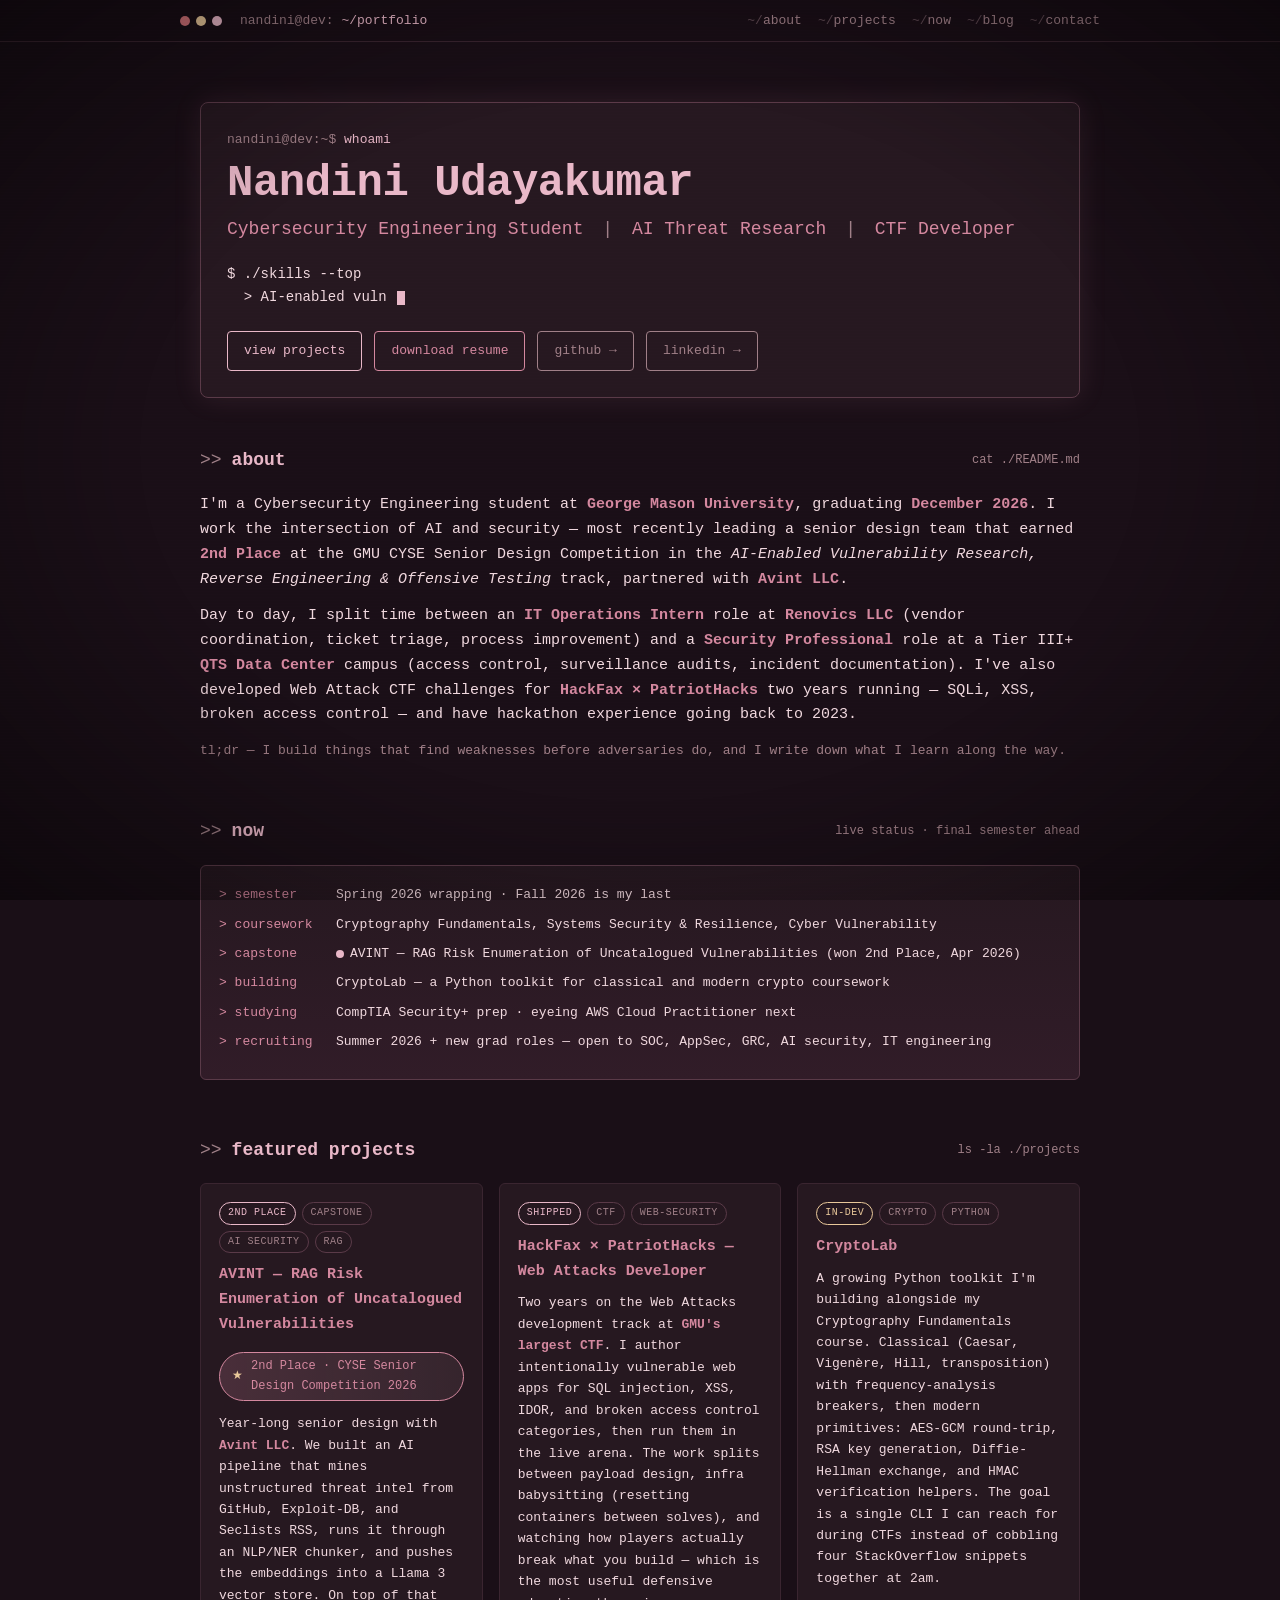
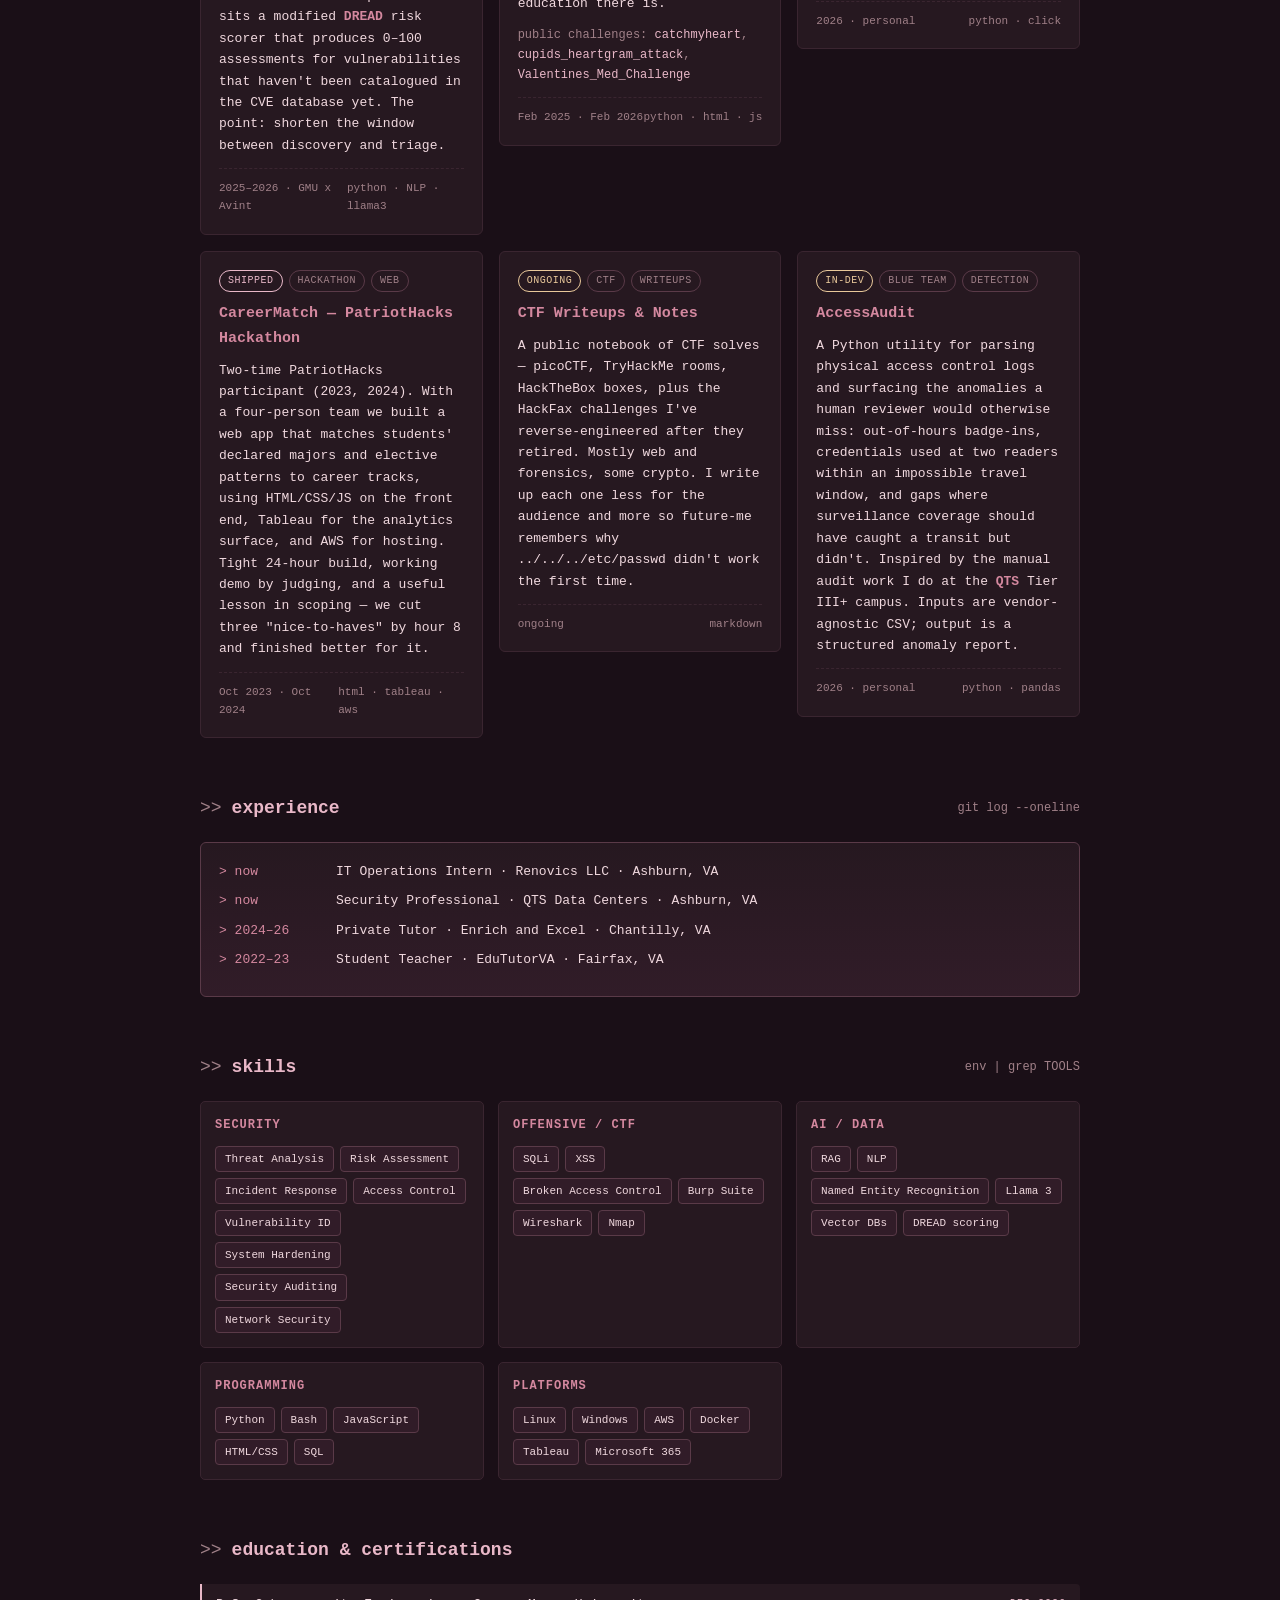
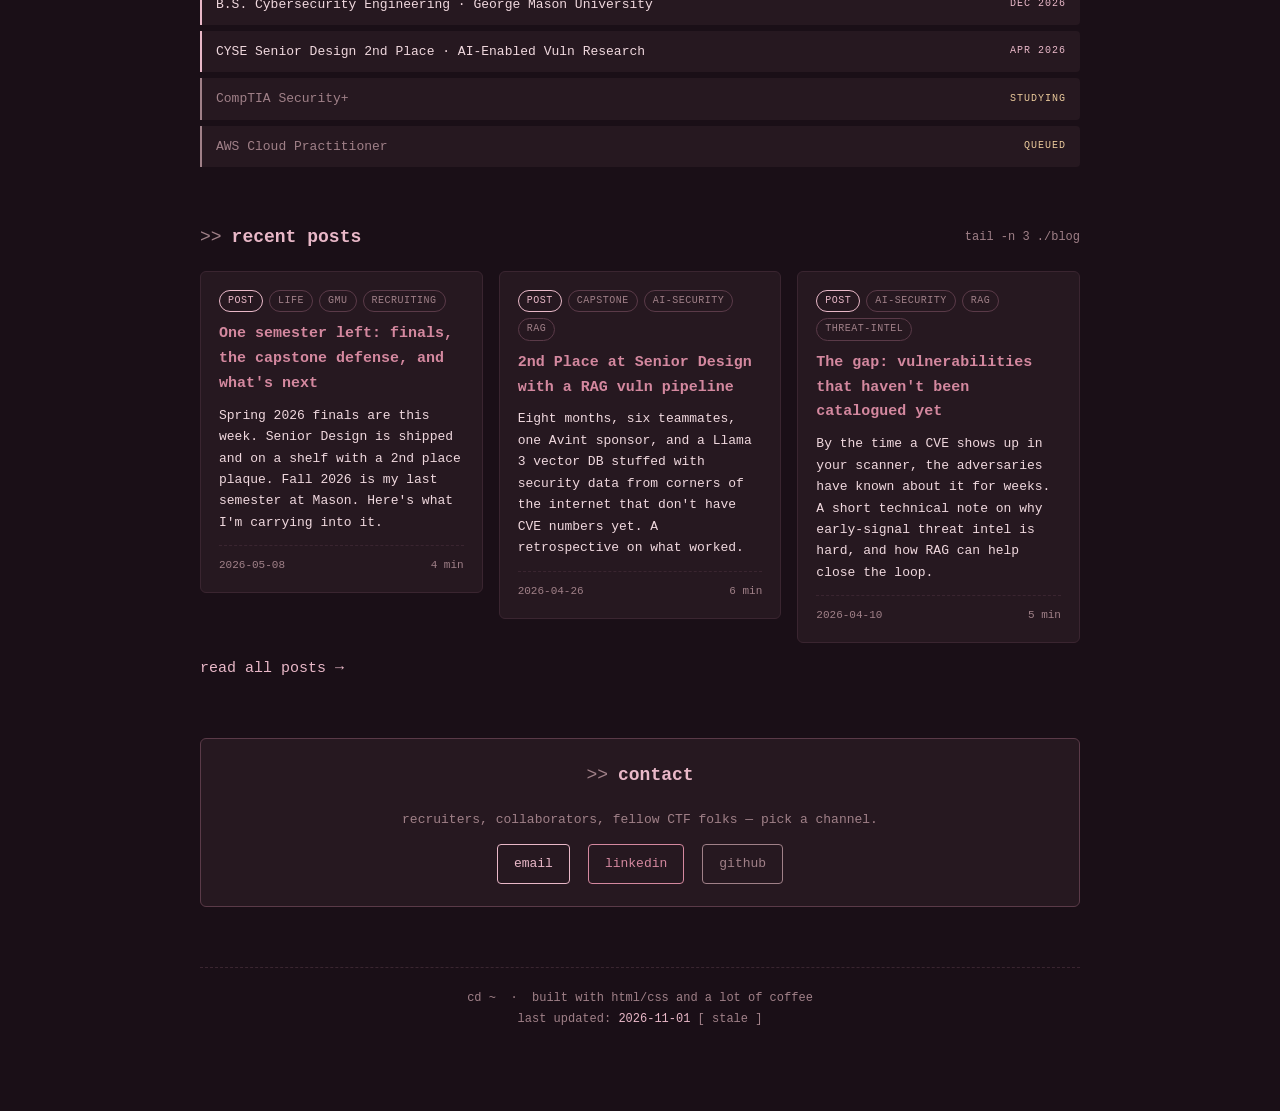
<file: index.html>
<!doctype html>
<html lang="en">
<head>
<meta charset="utf-8" />
<meta name="viewport" content="width=device-width, initial-scale=1" />
<title>Nandini Udayakumar - Cybersecurity Engineering @ GMU</title>
<meta name="description" content="Nandini Udayakumar - Cybersecurity Engineering student at George Mason University. AVINT capstone, Web Attacks CTF challenge developer, Python and Linux." />
<meta name="author" content="Nandini Udayakumar" />
<meta property="og:title" content="Nandini Udayakumar - Cybersecurity Engineering @ GMU" />
<meta property="og:description" content="Senior Design 2nd Place. Web Attacks CTF dev. AVINT RAG capstone. Graduating Dec 2026." />
<meta property="og:type" content="website" />
<meta property="og:url" content="https://nandiniuk-25.github.io/" />
<link rel="icon" href="data:image/svg+xml;utf8,<svg xmlns='http://www.w3.org/2000/svg' viewBox='0 0 64 64'><rect width='64' height='64' fill='%231a0f17'/><text x='6' y='44' font-family='monospace' font-size='30' fill='%23e9b8c8'>%26gt;_</text></svg>" />
<link rel="stylesheet" href="style.css" />
</head>
<body>

<header class="topbar">
  <div class="topbar-inner">
    <div class="dots"><span class="dot r"></span><span class="dot y"></span><span class="dot g"></span></div>
    <div class="path">nandini@dev: <span>~/portfolio</span></div>
    <nav class="nav">
      <a href="#about">about</a>
      <a href="#projects">projects</a>
      <a href="#now">now</a>
      <a href="blog.html">blog</a>
      <a href="#contact">contact</a>
    </nav>
  </div>
</header>

<main class="wrap">

  <section class="hero">
    <div class="prompt">whoami</div>
    <h1>Nandini Udayakumar</h1>
    <div class="role">
      <span>Cybersecurity Engineering Student</span>
      <span class="sep">|</span>
      <span>AI Threat Research</span>
      <span class="sep">|</span>
      <span>CTF Developer</span>
    </div>
    <div class="typed-line"><span id="typed"></span><span class="cursor"></span></div>
    <div class="actions">
      <a class="btn" href="#projects">view projects</a>
      <a class="btn alt" href="assets/resume.pdf" download>download resume</a>
      <a class="btn dim" href="https://github.com/NandiniUK-25" target="_blank" rel="noopener">github &rarr;</a>
      <a class="btn dim" href="https://www.linkedin.com/in/nandiniudayakumar/" target="_blank" rel="noopener">linkedin &rarr;</a>
    </div>
  </section>

  <section id="about">
    <h2>about <span class="meta">cat ./README.md</span></h2>
    <p>
      I'm a Cybersecurity Engineering student at <strong>George Mason University</strong>,
      graduating <strong>December 2026</strong>. I work the intersection of AI and security &mdash;
      most recently leading a senior design team that earned <strong>2nd Place</strong>
      at the GMU CYSE Senior Design Competition in the <em>AI-Enabled Vulnerability Research,
      Reverse Engineering &amp; Offensive Testing</em> track, partnered with
      <strong>Avint LLC</strong>.
    </p>
    <p>
      Day to day, I split time between an <strong>IT Operations Intern</strong> role at
      <strong>Renovics LLC</strong> (vendor coordination, ticket triage, process improvement) and
      a <strong>Security Professional</strong> role at a Tier III+ <strong>QTS Data Center</strong>
      campus (access control, surveillance audits, incident documentation). I've also developed
      Web Attack CTF challenges for <strong>HackFax &times; PatriotHacks</strong> two years
      running &mdash; SQLi, XSS, broken access control &mdash; and have hackathon experience going
      back to 2023.
    </p>
    <p class="dim">
      tl;dr &mdash; I build things that find weaknesses before adversaries do, and I write down
      what I learn along the way.
    </p>
  </section>

  <section id="now">
    <h2>now <span class="meta">live status &middot; final semester ahead</span></h2>
    <div class="now-block">
      <div class="now-line"><span class="key">&gt; semester</span><span class="val">Spring 2026 wrapping &middot; Fall 2026 is my last</span></div>
      <div class="now-line"><span class="key">&gt; coursework</span><span class="val">Cryptography Fundamentals, Systems Security &amp; Resilience, Cyber Vulnerability</span></div>
      <div class="now-line"><span class="key">&gt; capstone</span><span class="val"><span class="pulse"></span>AVINT &mdash; RAG Risk Enumeration of Uncatalogued Vulnerabilities (won 2nd Place, Apr 2026)</span></div>
      <div class="now-line"><span class="key">&gt; building</span><span class="val">CryptoLab &mdash; a Python toolkit for classical and modern crypto coursework</span></div>
      <div class="now-line"><span class="key">&gt; studying</span><span class="val">CompTIA Security+ prep &middot; eyeing AWS Cloud Practitioner next</span></div>
      <div class="now-line"><span class="key">&gt; recruiting</span><span class="val">Summer 2026 + new grad roles &mdash; open to SOC, AppSec, GRC, AI security, IT engineering</span></div>
    </div>
  </section>

  <section id="projects">
    <h2>featured projects <span class="meta">ls -la ./projects</span></h2>
    <div class="grid">

      <article class="card">
        <div class="tag-row">
          <span class="tag cyan">2nd place</span>
          <span class="tag">capstone</span>
          <span class="tag">AI security</span>
          <span class="tag">RAG</span>
        </div>
        <h3><a href="projects/avint.html">AVINT &mdash; RAG Risk Enumeration of Uncatalogued Vulnerabilities</a></h3>
        <a class="award" href="https://www.linkedin.com/feed/update/urn:li:activity:7458667062006243329/" target="_blank" rel="noopener">2nd Place &middot; CYSE Senior Design Competition 2026</a>
        <p class="desc">
          Year-long senior design with <strong>Avint LLC</strong>. We built an AI pipeline that
          mines unstructured threat intel from GitHub, Exploit-DB, and Seclists RSS, runs it
          through an NLP/NER chunker, and pushes the embeddings into a Llama 3 vector store.
          On top of that sits a modified <strong>DREAD</strong> risk scorer that produces 0&ndash;100
          assessments for vulnerabilities that haven't been catalogued in the CVE database yet.
          The point: shorten the window between discovery and triage.
        </p>
        <div class="meta"><span>2025&ndash;2026 &middot; GMU x Avint</span><span>python &middot; NLP &middot; llama3</span></div>
      </article>

      <article class="card">
        <div class="tag-row">
          <span class="tag cyan">shipped</span>
          <span class="tag">CTF</span>
          <span class="tag">web-security</span>
        </div>
        <h3><a href="https://github.com/NandiniUK-25?tab=repositories&amp;q=valentines" target="_blank" rel="noopener">HackFax &times; PatriotHacks &mdash; Web Attacks Developer</a></h3>
        <p class="desc">
          Two years on the Web Attacks development track at <strong>GMU's largest CTF</strong>.
          I author intentionally vulnerable web apps for SQL injection, XSS, IDOR, and broken
          access control categories, then run them in the live arena. The work splits between
          payload design, infra babysitting (resetting containers between solves), and
          watching how players actually break what you build &mdash; which is the most
          useful defensive education there is.
        </p>
        <p class="desc" style="font-size:12px;color:var(--ink-dim);margin-top:6px">
          public challenges:
          <a href="https://github.com/NandiniUK-25/catchmyheart" target="_blank" rel="noopener">catchmyheart</a>,
          <a href="https://github.com/NandiniUK-25/cupids_heartgram_attack" target="_blank" rel="noopener">cupids_heartgram_attack</a>,
          <a href="https://github.com/NandiniUK-25/Valentines_Med_Challenge" target="_blank" rel="noopener">Valentines_Med_Challenge</a>
        </p>
        <div class="meta"><span>Feb 2025 &middot; Feb 2026</span><span>python &middot; html &middot; js</span></div>
      </article>

      <article class="card">
        <div class="tag-row">
          <span class="tag yellow">in-dev</span>
          <span class="tag">crypto</span>
          <span class="tag">python</span>
        </div>
        <h3><a href="https://github.com/NandiniUK-25/CryptoLab" target="_blank" rel="noopener">CryptoLab</a></h3>
        <p class="desc">
          A growing Python toolkit I'm building alongside my Cryptography Fundamentals course.
          Classical (Caesar, Vigen&egrave;re, Hill, transposition) with frequency-analysis
          breakers, then modern primitives: AES-GCM round-trip, RSA key generation,
          Diffie-Hellman exchange, and HMAC verification helpers. The goal is a single
          CLI I can reach for during CTFs instead of cobbling four StackOverflow snippets
          together at 2am.
        </p>
        <div class="meta"><span>2026 &middot; personal</span><span>python &middot; click</span></div>
      </article>

      <article class="card">
        <div class="tag-row">
          <span class="tag cyan">shipped</span>
          <span class="tag">hackathon</span>
          <span class="tag">web</span>
        </div>
        <h3><a href="projects/careermatch.html">CareerMatch &mdash; PatriotHacks Hackathon</a></h3>
        <p class="desc">
          Two-time PatriotHacks participant (2023, 2024). With a four-person team we built a
          web app that matches students' declared majors and elective patterns to career
          tracks, using HTML/CSS/JS on the front end, Tableau for the analytics surface, and
          AWS for hosting. Tight 24-hour build, working demo by judging, and a useful lesson
          in scoping &mdash; we cut three "nice-to-haves" by hour 8 and finished better for it.
        </p>
        <div class="meta"><span>Oct 2023 &middot; Oct 2024</span><span>html &middot; tableau &middot; aws</span></div>
      </article>

      <article class="card">
        <div class="tag-row">
          <span class="tag yellow">ongoing</span>
          <span class="tag">CTF</span>
          <span class="tag">writeups</span>
        </div>
        <h3><a href="https://github.com/NandiniUK-25/CTF-Writeups" target="_blank" rel="noopener">CTF Writeups &amp; Notes</a></h3>
        <p class="desc">
          A public notebook of CTF solves &mdash; picoCTF, TryHackMe rooms, HackTheBox boxes,
          plus the HackFax challenges I've reverse-engineered after they retired. Mostly web
          and forensics, some crypto. I write up each one less for the audience and more so
          future-me remembers why <code>../../../etc/passwd</code> didn't work the first time.
        </p>
        <div class="meta"><span>ongoing</span><span>markdown</span></div>
      </article>

      <article class="card">
        <div class="tag-row">
          <span class="tag yellow">in-dev</span>
          <span class="tag">blue team</span>
          <span class="tag">detection</span>
        </div>
        <h3><a href="https://github.com/NandiniUK-25" target="_blank" rel="noopener">AccessAudit</a></h3>
        <p class="desc">
          A Python utility for parsing physical access control logs and surfacing the
          anomalies a human reviewer would otherwise miss: out-of-hours badge-ins,
          credentials used at two readers within an impossible travel window, and gaps
          where surveillance coverage should have caught a transit but didn't. Inspired
          by the manual audit work I do at the <strong>QTS</strong> Tier III+ campus.
          Inputs are vendor-agnostic CSV; output is a structured anomaly report.
        </p>
        <div class="meta"><span>2026 &middot; personal</span><span>python &middot; pandas</span></div>
      </article>

    </div>
  </section>

  <section id="experience">
    <h2>experience <span class="meta">git log --oneline</span></h2>
    <div class="now-block">
      <div class="now-line"><span class="key">&gt; now</span><span class="val">IT Operations Intern &middot; Renovics LLC &middot; Ashburn, VA</span></div>
      <div class="now-line"><span class="key">&gt; now</span><span class="val">Security Professional &middot; QTS Data Centers &middot; Ashburn, VA</span></div>
      <div class="now-line"><span class="key">&gt; 2024&ndash;26</span><span class="val">Private Tutor &middot; Enrich and Excel &middot; Chantilly, VA</span></div>
      <div class="now-line"><span class="key">&gt; 2022&ndash;23</span><span class="val">Student Teacher &middot; EduTutorVA &middot; Fairfax, VA</span></div>
    </div>
  </section>

  <section id="skills">
    <h2>skills <span class="meta">env | grep TOOLS</span></h2>
    <div class="skill-grid">
      <div class="skill-block">
        <h4>Security</h4>
        <div class="pills">
          <span class="pill">Threat Analysis</span><span class="pill">Risk Assessment</span>
          <span class="pill">Incident Response</span><span class="pill">Access Control</span>
          <span class="pill">Vulnerability ID</span><span class="pill">System Hardening</span>
          <span class="pill">Security Auditing</span><span class="pill">Network Security</span>
        </div>
      </div>
      <div class="skill-block">
        <h4>Offensive / CTF</h4>
        <div class="pills">
          <span class="pill">SQLi</span><span class="pill">XSS</span>
          <span class="pill">Broken Access Control</span><span class="pill">Burp Suite</span>
          <span class="pill">Wireshark</span><span class="pill">Nmap</span>
        </div>
      </div>
      <div class="skill-block">
        <h4>AI / Data</h4>
        <div class="pills">
          <span class="pill">RAG</span><span class="pill">NLP</span>
          <span class="pill">Named Entity Recognition</span><span class="pill">Llama 3</span>
          <span class="pill">Vector DBs</span><span class="pill">DREAD scoring</span>
        </div>
      </div>
      <div class="skill-block">
        <h4>Programming</h4>
        <div class="pills">
          <span class="pill">Python</span><span class="pill">Bash</span>
          <span class="pill">JavaScript</span><span class="pill">HTML/CSS</span>
          <span class="pill">SQL</span>
        </div>
      </div>
      <div class="skill-block">
        <h4>Platforms</h4>
        <div class="pills">
          <span class="pill">Linux</span><span class="pill">Windows</span>
          <span class="pill">AWS</span><span class="pill">Docker</span>
          <span class="pill">Tableau</span><span class="pill">Microsoft 365</span>
        </div>
      </div>
    </div>
  </section>

  <section id="certs">
    <h2>education &amp; certifications</h2>
    <div class="cert-row">
      <div class="cert">B.S. Cybersecurity Engineering &middot; George Mason University <span class="stat">Dec 2026</span></div>
      <div class="cert">CYSE Senior Design 2nd Place &middot; AI-Enabled Vuln Research <span class="stat">Apr 2026</span></div>
      <div class="cert dim">CompTIA Security+ <span class="stat">studying</span></div>
      <div class="cert dim">AWS Cloud Practitioner <span class="stat">queued</span></div>
    </div>
  </section>

  <section id="writing">
    <h2>recent posts <span class="meta">tail -n 3 ./blog</span></h2>
    <div class="grid post-list" id="post-list">
      <!-- populated by script.js from posts/index.json -->
    </div>
    <div style="margin-top:14px"><a href="blog.html">read all posts &rarr;</a></div>
  </section>

  <section id="contact" class="contact">
    <h2>contact</h2>
    <p class="dim">recruiters, collaborators, fellow CTF folks &mdash; pick a channel.</p>
    <div class="row">
      <a class="btn" href="mailto:nandini.uk04@gmail.com">email</a>
      <a class="btn alt" href="https://www.linkedin.com/in/nandiniudayakumar/" target="_blank" rel="noopener">linkedin</a>
      <a class="btn dim" href="https://github.com/NandiniUK-25" target="_blank" rel="noopener">github</a>
    </div>
  </section>

  <footer>
    <div>cd ~ &nbsp;&middot;&nbsp; built with html/css and a lot of coffee</div>
    <div>last updated: <span class="last-updated" id="last-updated">2026-11-01</span></div>
  </footer>

</main>

<script src="script.js"></script>
</body>
</html>
</file>
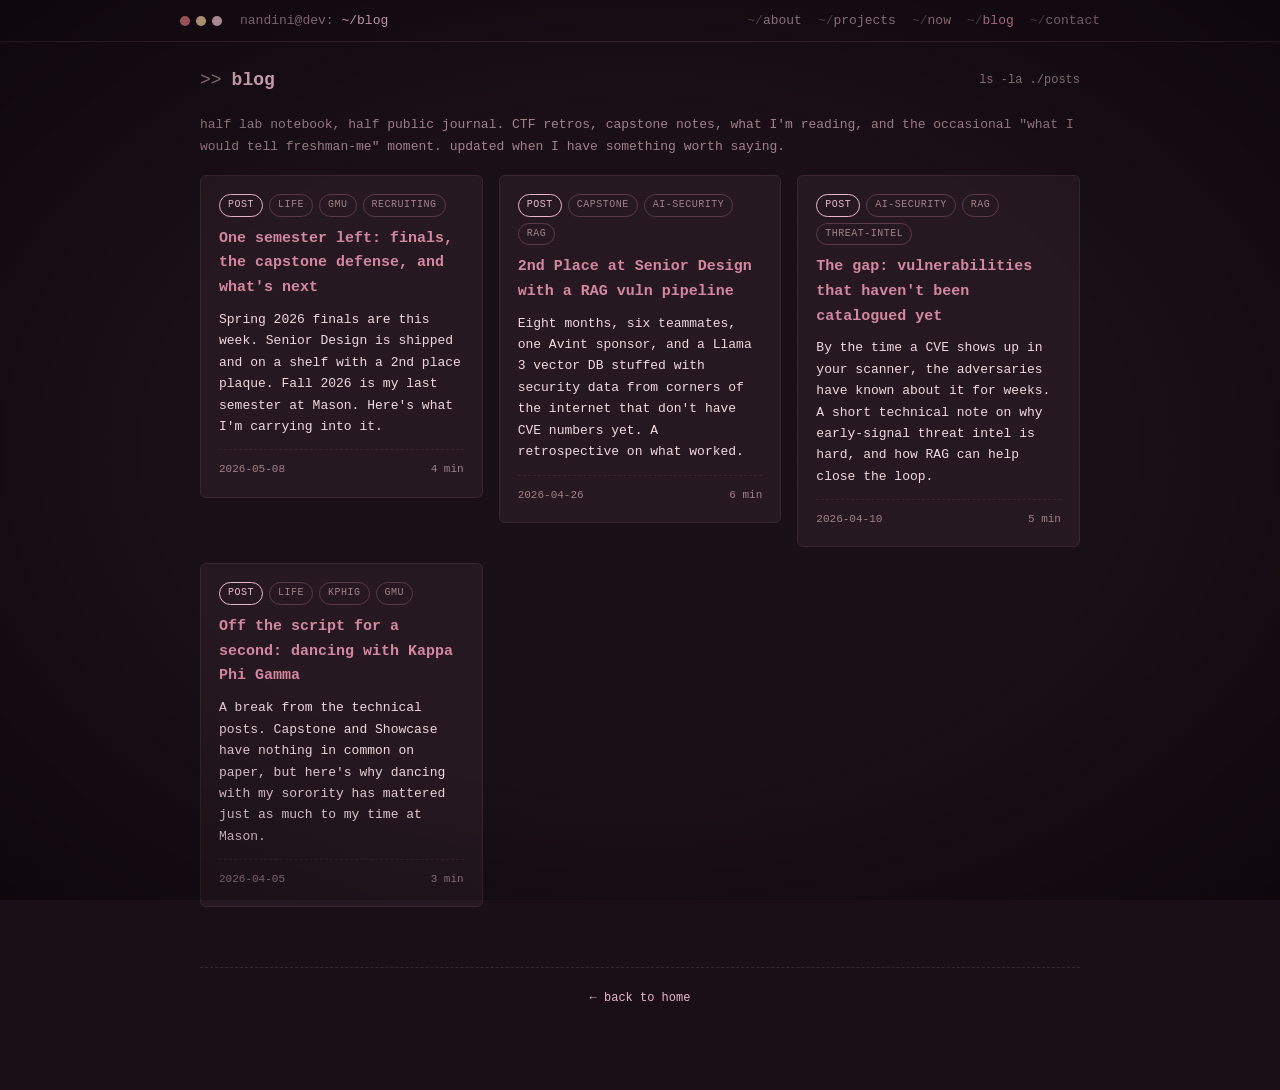
<file: blog.html>
<!doctype html>
<html lang="en">
<head>
<meta charset="utf-8" />
<meta name="viewport" content="width=device-width, initial-scale=1" />
<title>blog &middot; Nandini Udayakumar</title>
<meta name="description" content="Notes on cybersecurity, AI-enabled vuln research, and the last semester at George Mason." />
<link rel="icon" href="data:image/svg+xml;utf8,<svg xmlns='http://www.w3.org/2000/svg' viewBox='0 0 64 64'><rect width='64' height='64' fill='%231a0f17'/><text x='6' y='44' font-family='monospace' font-size='30' fill='%23e9b8c8'>%26gt;_</text></svg>" />
<link rel="stylesheet" href="style.css" />
</head>
<body>

<header class="topbar">
  <div class="topbar-inner">
    <div class="dots"><span class="dot r"></span><span class="dot y"></span><span class="dot g"></span></div>
    <div class="path">nandini@dev: <span>~/blog</span></div>
    <nav class="nav">
      <a href="index.html#about">about</a>
      <a href="index.html#projects">projects</a>
      <a href="index.html#now">now</a>
      <a href="blog.html" class="active">blog</a>
      <a href="index.html#contact">contact</a>
    </nav>
  </div>
</header>

<main class="wrap">
  <section>
    <h2>blog <span class="meta">ls -la ./posts</span></h2>
    <p class="dim">half lab notebook, half public journal. CTF retros, capstone notes, what I'm reading, and the occasional "what I would tell freshman-me" moment. updated when I have something worth saying.</p>
    <div class="grid post-list" id="post-list" style="margin-top:18px"></div>
  </section>

  <footer>
    <div><a href="index.html">&larr; back to home</a></div>
  </footer>
</main>

<script>
fetch("posts/index.json?v=" + Date.now())
  .then(r => r.json())
  .then(posts => {
    document.getElementById("post-list").innerHTML = posts.map(p => `
      <article class="card">
        <div class="tag-row">
          <span class="tag cyan">post</span>
          ${(p.tags||[]).map(t=>`<span class="tag">${t}</span>`).join("")}
        </div>
        <h3><a href="posts/${p.slug}.html">${p.title}</a></h3>
        <p class="desc">${p.excerpt}</p>
        <div class="meta"><span>${p.date}</span><span>${p.read || "3 min"}</span></div>
      </article>
    `).join("");
  });
</script>
</body>
</html>
</file>
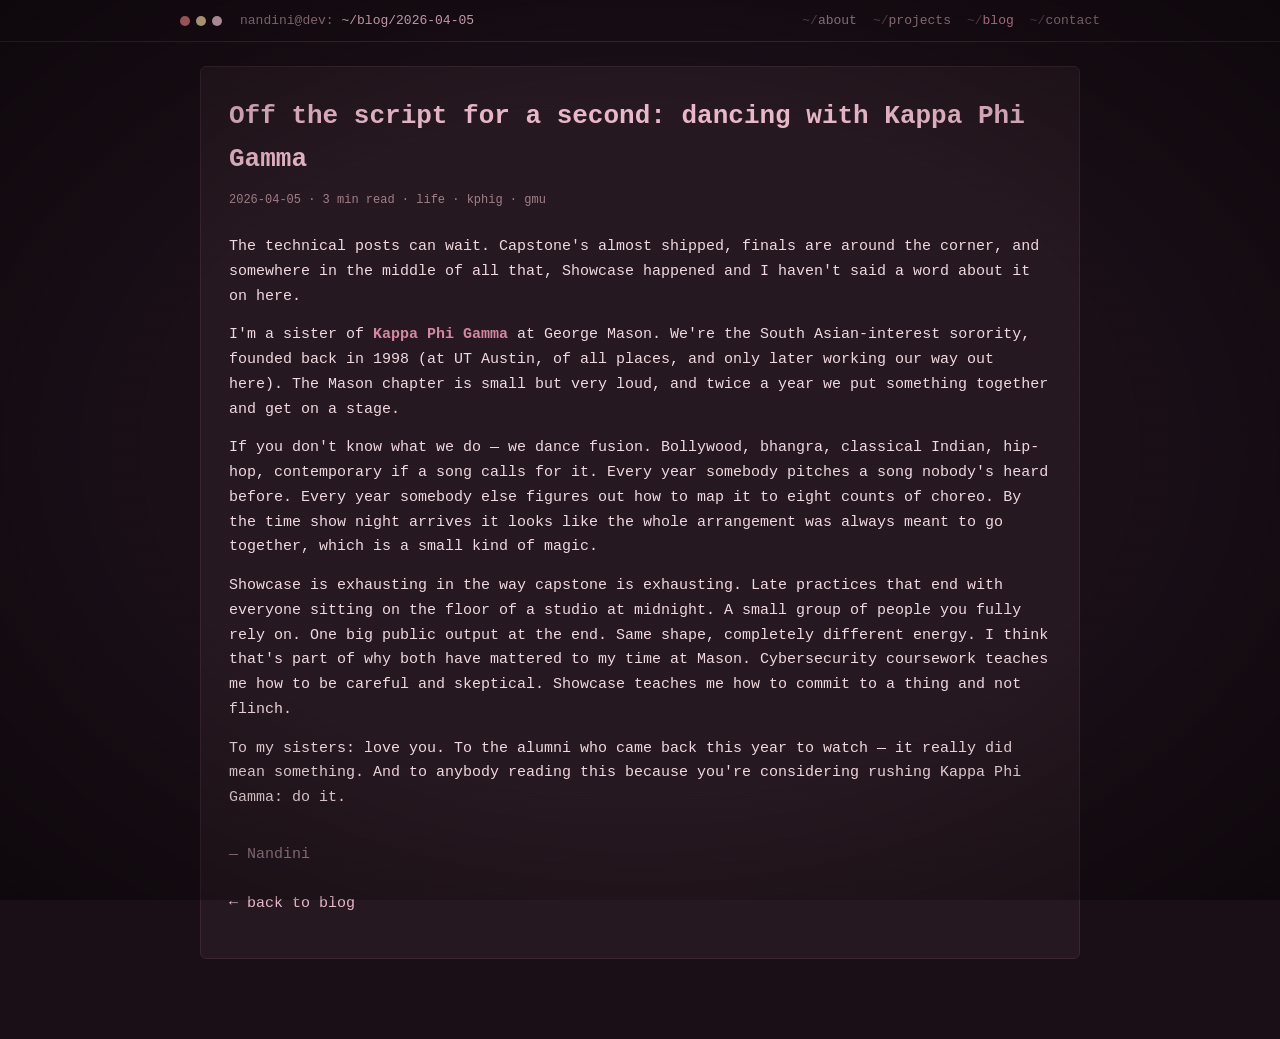
<file: posts/2026-04-05-kphig-showcase.html>
<!doctype html>
<html lang="en">
<head>
<meta charset="utf-8" />
<meta name="viewport" content="width=device-width, initial-scale=1" />
<title>Off the script: dancing with Kappa Phi Gamma &middot; Nandini Udayakumar</title>
<link rel="stylesheet" href="../style.css" />
<link rel="icon" href="data:image/svg+xml;utf8,<svg xmlns='http://www.w3.org/2000/svg' viewBox='0 0 64 64'><rect width='64' height='64' fill='%231a0f17'/><text x='6' y='44' font-family='monospace' font-size='30' fill='%23e9b8c8'>%26gt;_</text></svg>" />
</head>
<body>

<header class="topbar">
  <div class="topbar-inner">
    <div class="dots"><span class="dot r"></span><span class="dot y"></span><span class="dot g"></span></div>
    <div class="path">nandini@dev: <span>~/blog/2026-04-05</span></div>
    <nav class="nav">
      <a href="../index.html#about">about</a>
      <a href="../index.html#projects">projects</a>
      <a href="../blog.html" class="active">blog</a>
      <a href="../index.html#contact">contact</a>
    </nav>
  </div>
</header>

<main class="wrap">
  <article class="post-body">
    <h1>Off the script for a second: dancing with Kappa Phi Gamma</h1>
    <div class="post-meta">2026-04-05 &middot; 3 min read &middot; life &middot; kphig &middot; gmu</div>

    <p>
      The technical posts can wait. Capstone's almost shipped, finals are around the corner,
      and somewhere in the middle of all that, Showcase happened and I haven't said a word
      about it on here.
    </p>

    <p>
      I'm a sister of <strong>Kappa Phi Gamma</strong> at George Mason. We're the South
      Asian-interest sorority, founded back in 1998 (at UT Austin, of all places, and only later
      working our way out here). The Mason chapter is small but very loud, and twice a year we put
      something together and get on a stage.
    </p>

    <p>
      If you don't know what we do &mdash; we dance fusion. Bollywood, bhangra, classical
      Indian, hip-hop, contemporary if a song calls for it. Every year somebody pitches a song
      nobody's heard before. Every year somebody else figures out how to map it to eight counts
      of choreo. By the time show night arrives it looks like the whole arrangement was always
      meant to go together, which is a small kind of magic.
    </p>

    <p>
      Showcase is exhausting in the way capstone is exhausting. Late practices that end with
      everyone sitting on the floor of a studio at midnight. A small group of people you fully
      rely on. One big public output at the end. Same shape, completely different energy. I
      think that's part of why both have mattered to my time at Mason. Cybersecurity
      coursework teaches me how to be careful and skeptical. Showcase teaches me how to
      commit to a thing and not flinch.
    </p>

    <p>
      To my sisters: love you. To the alumni who came back this year to watch &mdash; it
      really did mean something. And to anybody reading this because you're considering
      rushing Kappa Phi Gamma: do it.
    </p>

    <p class="dim" style="margin-top:32px">&mdash; Nandini</p>
    <p style="margin-top:24px"><a href="../blog.html">&larr; back to blog</a></p>
  </article>
</main>
</body>
</html>
</file>
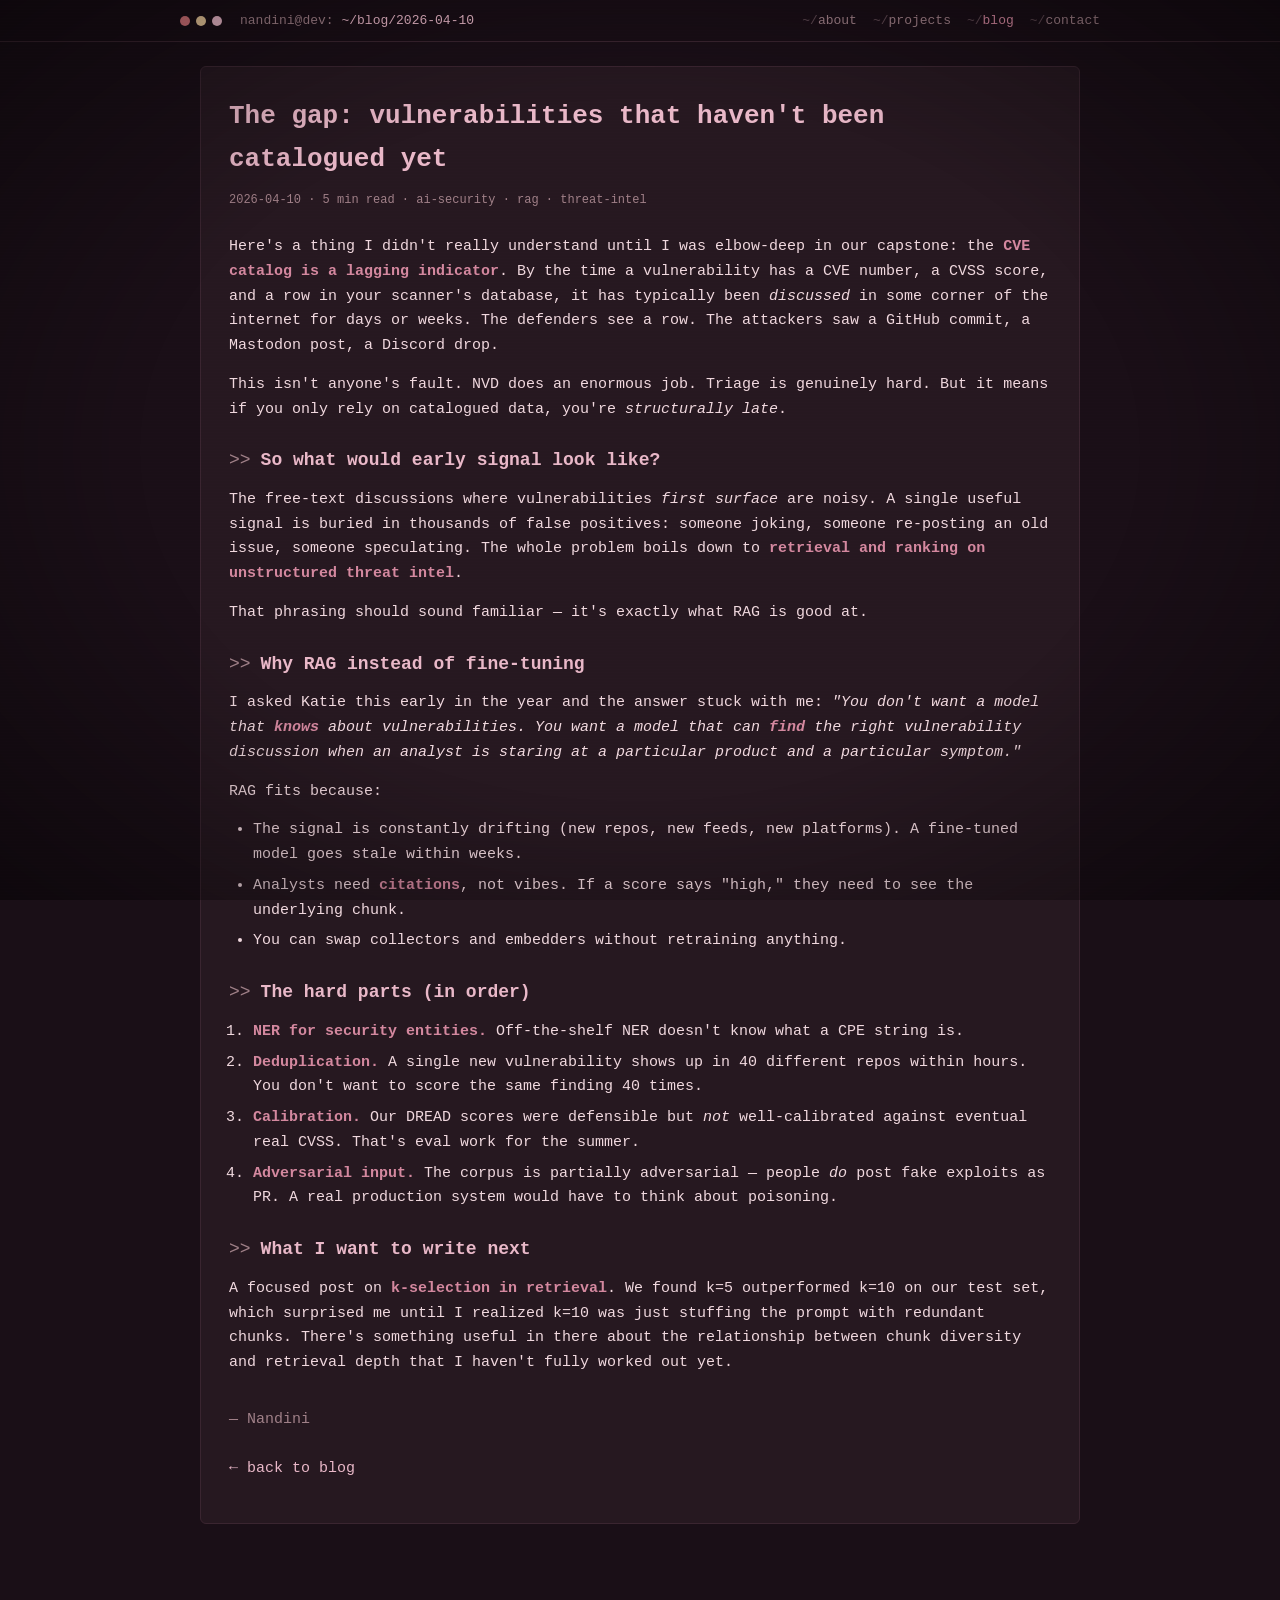
<file: posts/2026-04-10-uncatalogued-vulns.html>
<!doctype html>
<html lang="en">
<head>
<meta charset="utf-8" />
<meta name="viewport" content="width=device-width, initial-scale=1" />
<title>Uncatalogued vulns &middot; Nandini Udayakumar</title>
<link rel="stylesheet" href="../style.css" />
<link rel="icon" href="data:image/svg+xml;utf8,<svg xmlns='http://www.w3.org/2000/svg' viewBox='0 0 64 64'><rect width='64' height='64' fill='%231a0f17'/><text x='6' y='44' font-family='monospace' font-size='30' fill='%23e9b8c8'>%26gt;_</text></svg>" />
</head>
<body>

<header class="topbar">
  <div class="topbar-inner">
    <div class="dots"><span class="dot r"></span><span class="dot y"></span><span class="dot g"></span></div>
    <div class="path">nandini@dev: <span>~/blog/2026-04-10</span></div>
    <nav class="nav">
      <a href="../index.html#about">about</a>
      <a href="../index.html#projects">projects</a>
      <a href="../blog.html" class="active">blog</a>
      <a href="../index.html#contact">contact</a>
    </nav>
  </div>
</header>

<main class="wrap">
  <article class="post-body">
    <h1>The gap: vulnerabilities that haven't been catalogued yet</h1>
    <div class="post-meta">2026-04-10 &middot; 5 min read &middot; ai-security &middot; rag &middot; threat-intel</div>

    <p>
      Here's a thing I didn't really understand until I was elbow-deep in our capstone: the
      <strong>CVE catalog is a lagging indicator</strong>. By the time a vulnerability has a
      CVE number, a CVSS score, and a row in your scanner's database, it has typically been
      <em>discussed</em> in some corner of the internet for days or weeks. The defenders see
      a row. The attackers saw a GitHub commit, a Mastodon post, a Discord drop.
    </p>

    <p>
      This isn't anyone's fault. NVD does an enormous job. Triage is genuinely hard. But it
      means if you only rely on catalogued data, you're <em>structurally late</em>.
    </p>

    <h2>So what would early signal look like?</h2>
    <p>
      The free-text discussions where vulnerabilities <em>first surface</em> are noisy. A
      single useful signal is buried in thousands of false positives: someone joking,
      someone re-posting an old issue, someone speculating. The whole problem boils down
      to <strong>retrieval and ranking on unstructured threat intel</strong>.
    </p>

    <p>That phrasing should sound familiar &mdash; it's exactly what RAG is good at.</p>

    <h2>Why RAG instead of fine-tuning</h2>
    <p>
      I asked Katie this early in the year and the answer stuck with me: <em>"You don't want
      a model that <strong>knows</strong> about vulnerabilities. You want a model that can
      <strong>find</strong> the right vulnerability discussion when an analyst is staring at
      a particular product and a particular symptom."</em>
    </p>

    <p>
      RAG fits because:
    </p>
    <ul>
      <li>The signal is constantly drifting (new repos, new feeds, new platforms). A fine-tuned model goes stale within weeks.</li>
      <li>Analysts need <strong>citations</strong>, not vibes. If a score says "high," they need to see the underlying chunk.</li>
      <li>You can swap collectors and embedders without retraining anything.</li>
    </ul>

    <h2>The hard parts (in order)</h2>
    <ol style="margin:12px 0 12px 24px">
      <li><strong>NER for security entities.</strong> Off-the-shelf NER doesn't know what a CPE string is.</li>
      <li><strong>Deduplication.</strong> A single new vulnerability shows up in 40 different repos within hours. You don't want to score the same finding 40 times.</li>
      <li><strong>Calibration.</strong> Our DREAD scores were defensible but <em>not</em> well-calibrated against eventual real CVSS. That's eval work for the summer.</li>
      <li><strong>Adversarial input.</strong> The corpus is partially adversarial &mdash; people <em>do</em> post fake exploits as PR. A real production system would have to think about poisoning.</li>
    </ol>

    <h2>What I want to write next</h2>
    <p>
      A focused post on <strong>k-selection in retrieval</strong>. We found k=5 outperformed k=10
      on our test set, which surprised me until I realized k=10 was just stuffing the prompt
      with redundant chunks. There's something useful in there about the relationship
      between chunk diversity and retrieval depth that I haven't fully worked out yet.
    </p>

    <p class="dim" style="margin-top:32px">&mdash; Nandini</p>
    <p style="margin-top:24px"><a href="../blog.html">&larr; back to blog</a></p>
  </article>
</main>
</body>
</html>
</file>
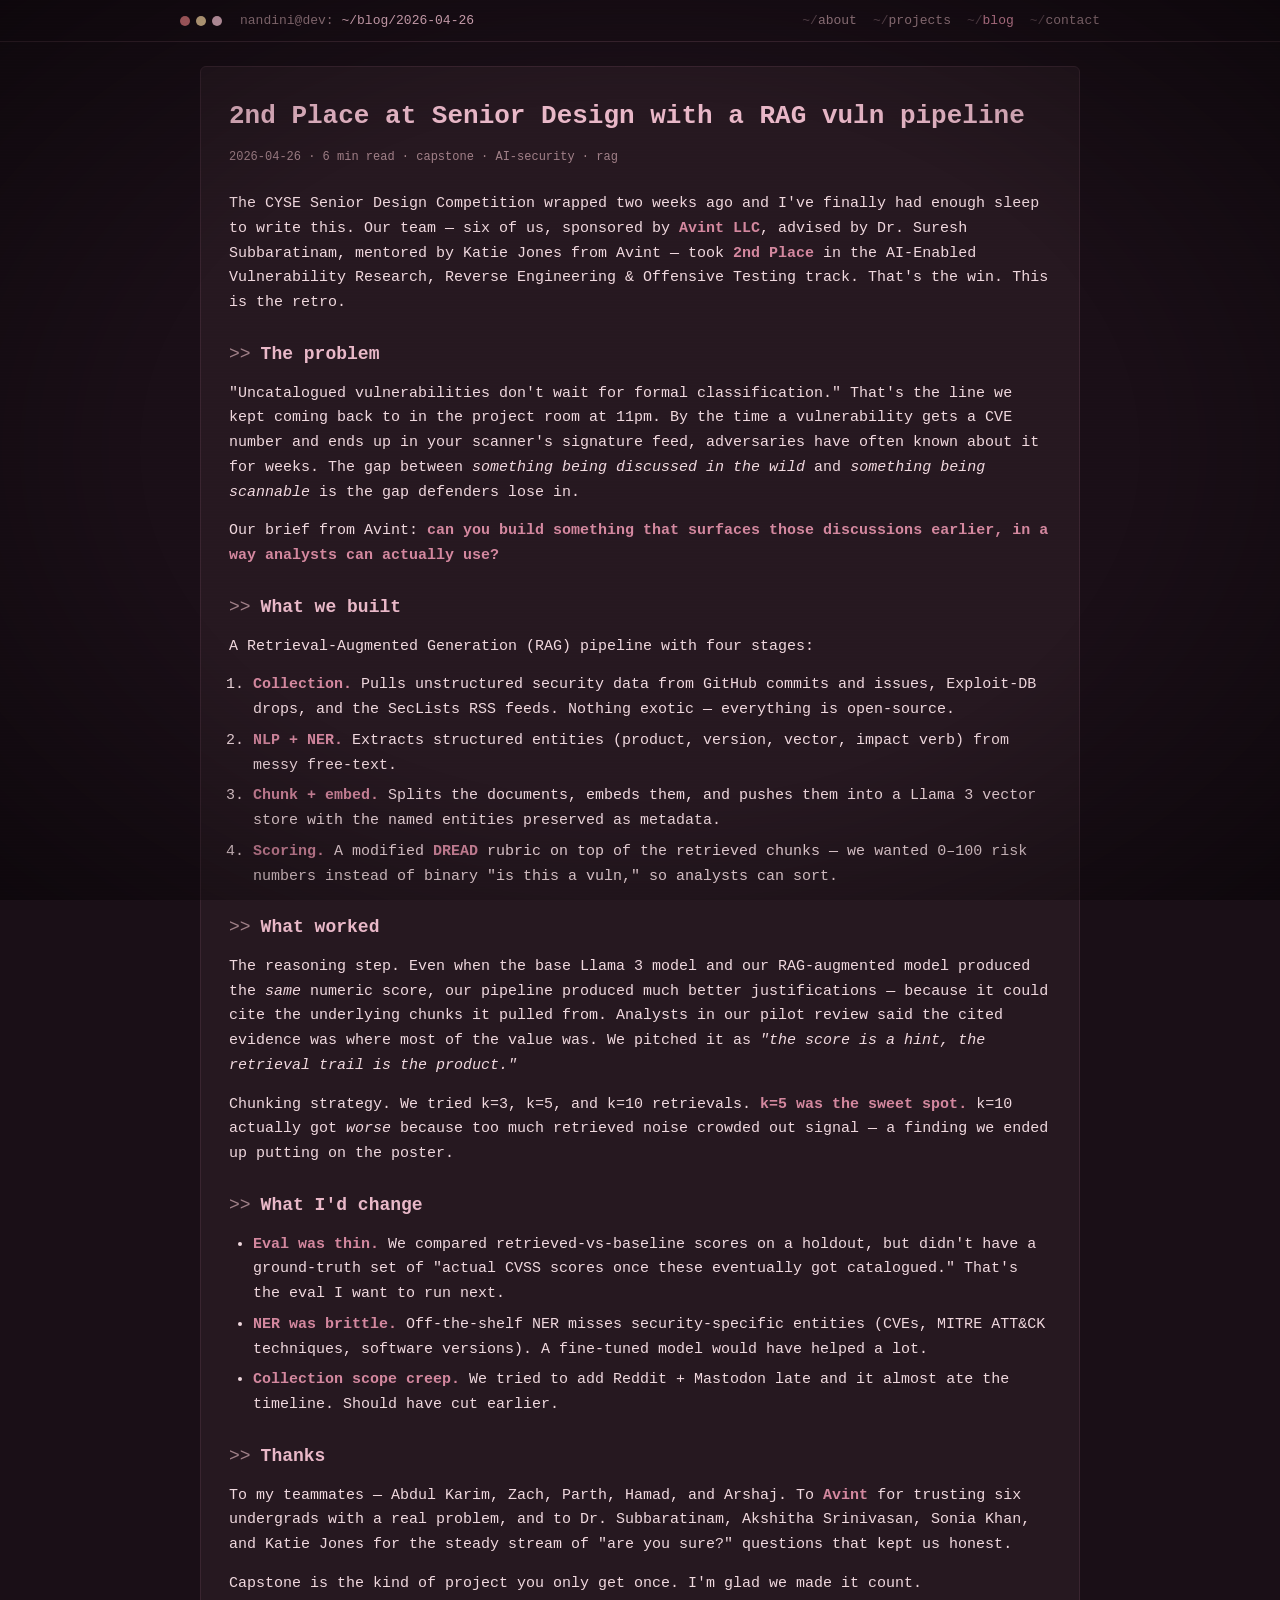
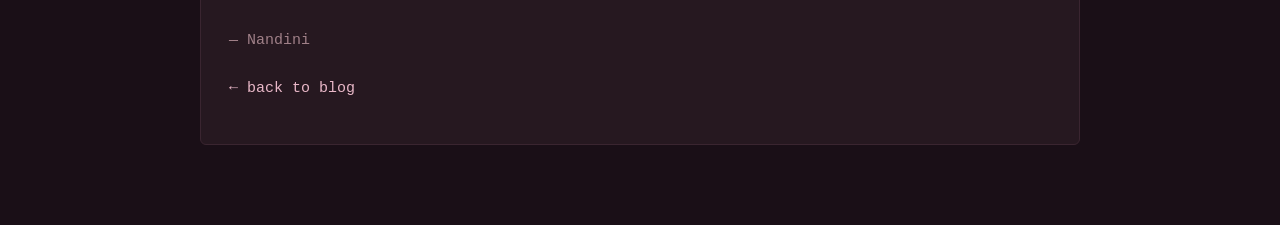
<file: posts/2026-04-26-second-place-senior-design.html>
<!doctype html>
<html lang="en">
<head>
<meta charset="utf-8" />
<meta name="viewport" content="width=device-width, initial-scale=1" />
<title>2nd Place at Senior Design &middot; Nandini Udayakumar</title>
<link rel="stylesheet" href="../style.css" />
<link rel="icon" href="data:image/svg+xml;utf8,<svg xmlns='http://www.w3.org/2000/svg' viewBox='0 0 64 64'><rect width='64' height='64' fill='%231a0f17'/><text x='6' y='44' font-family='monospace' font-size='30' fill='%23e9b8c8'>%26gt;_</text></svg>" />
</head>
<body>

<header class="topbar">
  <div class="topbar-inner">
    <div class="dots"><span class="dot r"></span><span class="dot y"></span><span class="dot g"></span></div>
    <div class="path">nandini@dev: <span>~/blog/2026-04-26</span></div>
    <nav class="nav">
      <a href="../index.html#about">about</a>
      <a href="../index.html#projects">projects</a>
      <a href="../blog.html" class="active">blog</a>
      <a href="../index.html#contact">contact</a>
    </nav>
  </div>
</header>

<main class="wrap">
  <article class="post-body">
    <h1>2nd Place at Senior Design with a RAG vuln pipeline</h1>
    <div class="post-meta">2026-04-26 &middot; 6 min read &middot; capstone &middot; AI-security &middot; rag</div>

    <p>
      The CYSE Senior Design Competition wrapped two weeks ago and I've finally had enough
      sleep to write this. Our team &mdash; six of us, sponsored by <strong>Avint LLC</strong>,
      advised by Dr. Suresh Subbaratinam, mentored by Katie Jones from Avint &mdash; took
      <strong>2nd Place</strong> in the AI-Enabled Vulnerability Research, Reverse Engineering
      &amp; Offensive Testing track. That's the win. This is the retro.
    </p>

    <h2>The problem</h2>
    <p>
      "Uncatalogued vulnerabilities don't wait for formal classification." That's the line we
      kept coming back to in the project room at 11pm. By the time a vulnerability gets a CVE
      number and ends up in your scanner's signature feed, adversaries have often known about
      it for weeks. The gap between <em>something being discussed in the wild</em> and
      <em>something being scannable</em> is the gap defenders lose in.
    </p>
    <p>
      Our brief from Avint: <strong>can you build something that surfaces those discussions
      earlier, in a way analysts can actually use?</strong>
    </p>

    <h2>What we built</h2>
    <p>
      A Retrieval-Augmented Generation (RAG) pipeline with four stages:
    </p>
    <ol style="margin:12px 0 12px 24px">
      <li><strong>Collection.</strong> Pulls unstructured security data from GitHub commits and issues, Exploit-DB drops, and the SecLists RSS feeds. Nothing exotic &mdash; everything is open-source.</li>
      <li><strong>NLP + NER.</strong> Extracts structured entities (product, version, vector, impact verb) from messy free-text.</li>
      <li><strong>Chunk + embed.</strong> Splits the documents, embeds them, and pushes them into a Llama 3 vector store with the named entities preserved as metadata.</li>
      <li><strong>Scoring.</strong> A modified <strong>DREAD</strong> rubric on top of the retrieved chunks &mdash; we wanted 0&ndash;100 risk numbers instead of binary "is this a vuln," so analysts can sort.</li>
    </ol>

    <h2>What worked</h2>
    <p>
      The reasoning step. Even when the base Llama 3 model and our RAG-augmented model produced
      the <em>same</em> numeric score, our pipeline produced much better justifications &mdash;
      because it could cite the underlying chunks it pulled from. Analysts in our pilot review
      said the cited evidence was where most of the value was. We pitched it as
      <em>"the score is a hint, the retrieval trail is the product."</em>
    </p>
    <p>
      Chunking strategy. We tried k=3, k=5, and k=10 retrievals. <strong>k=5 was the sweet spot.</strong>
      k=10 actually got <em>worse</em> because too much retrieved noise crowded out signal &mdash;
      a finding we ended up putting on the poster.
    </p>

    <h2>What I'd change</h2>
    <ul>
      <li><strong>Eval was thin.</strong> We compared retrieved-vs-baseline scores on a holdout, but didn't have a ground-truth set of "actual CVSS scores once these eventually got catalogued." That's the eval I want to run next.</li>
      <li><strong>NER was brittle.</strong> Off-the-shelf NER misses security-specific entities (CVEs, MITRE ATT&amp;CK techniques, software versions). A fine-tuned model would have helped a lot.</li>
      <li><strong>Collection scope creep.</strong> We tried to add Reddit + Mastodon late and it almost ate the timeline. Should have cut earlier.</li>
    </ul>

    <h2>Thanks</h2>
    <p>
      To my teammates &mdash; Abdul Karim, Zach, Parth, Hamad, and Arshaj. To <strong>Avint</strong>
      for trusting six undergrads with a real problem, and to Dr. Subbaratinam, Akshitha
      Srinivasan, Sonia Khan, and Katie Jones for the steady stream of "are you sure?" questions
      that kept us honest.
    </p>
    <p>
      Capstone is the kind of project you only get once. I'm glad we made it count.
    </p>

    <p class="dim" style="margin-top:32px">&mdash; Nandini</p>
    <p style="margin-top:24px"><a href="../blog.html">&larr; back to blog</a></p>
  </article>
</main>
</body>
</html>
</file>
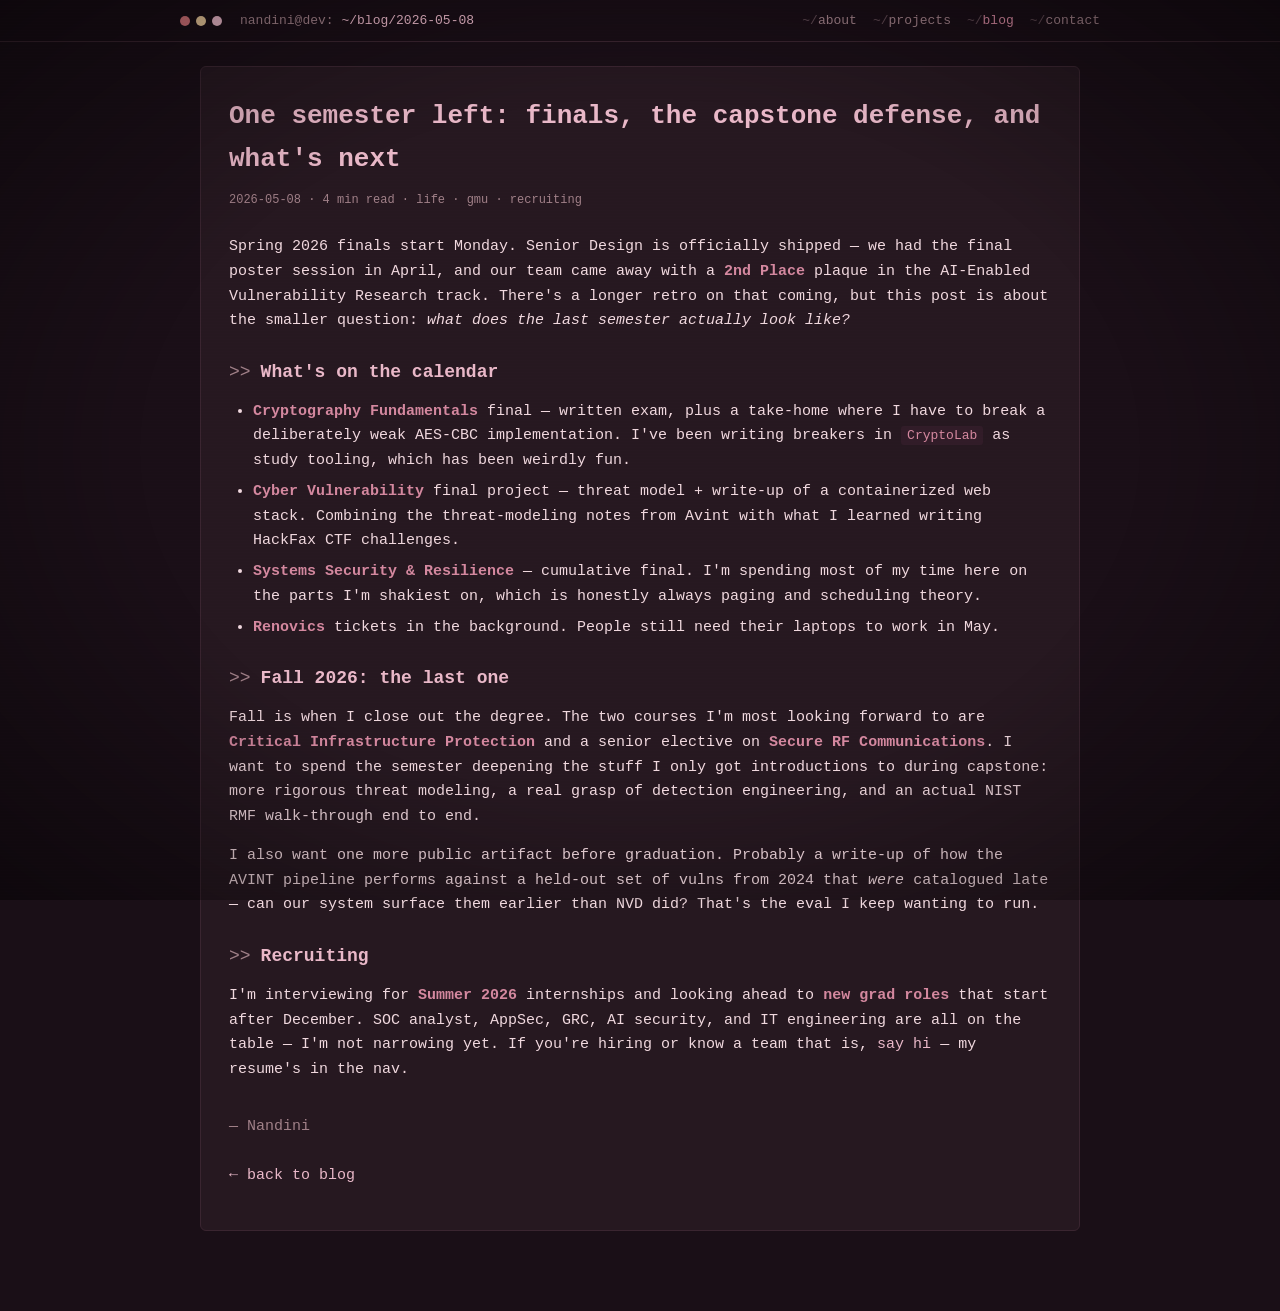
<file: posts/2026-05-08-one-semester-left.html>
<!doctype html>
<html lang="en">
<head>
<meta charset="utf-8" />
<meta name="viewport" content="width=device-width, initial-scale=1" />
<title>One semester left &middot; Nandini Udayakumar</title>
<link rel="stylesheet" href="../style.css" />
<link rel="icon" href="data:image/svg+xml;utf8,<svg xmlns='http://www.w3.org/2000/svg' viewBox='0 0 64 64'><rect width='64' height='64' fill='%231a0f17'/><text x='6' y='44' font-family='monospace' font-size='30' fill='%23e9b8c8'>%26gt;_</text></svg>" />
</head>
<body>

<header class="topbar">
  <div class="topbar-inner">
    <div class="dots"><span class="dot r"></span><span class="dot y"></span><span class="dot g"></span></div>
    <div class="path">nandini@dev: <span>~/blog/2026-05-08</span></div>
    <nav class="nav">
      <a href="../index.html#about">about</a>
      <a href="../index.html#projects">projects</a>
      <a href="../blog.html" class="active">blog</a>
      <a href="../index.html#contact">contact</a>
    </nav>
  </div>
</header>

<main class="wrap">
  <article class="post-body">
    <h1>One semester left: finals, the capstone defense, and what's next</h1>
    <div class="post-meta">2026-05-08 &middot; 4 min read &middot; life &middot; gmu &middot; recruiting</div>

    <p>
      Spring 2026 finals start Monday. Senior Design is officially shipped &mdash; we had the
      final poster session in April, and our team came away with a <strong>2nd Place</strong>
      plaque in the AI-Enabled Vulnerability Research track. There's a longer retro on that
      coming, but this post is about the smaller question: <em>what does the last semester
      actually look like?</em>
    </p>

    <h2>What's on the calendar</h2>
    <ul>
      <li><strong>Cryptography Fundamentals</strong> final &mdash; written exam, plus a take-home where I have to break a deliberately weak AES-CBC implementation. I've been writing breakers in <code>CryptoLab</code> as study tooling, which has been weirdly fun.</li>
      <li><strong>Cyber Vulnerability</strong> final project &mdash; threat model + write-up of a containerized web stack. Combining the threat-modeling notes from Avint with what I learned writing HackFax CTF challenges.</li>
      <li><strong>Systems Security &amp; Resilience</strong> &mdash; cumulative final. I'm spending most of my time here on the parts I'm shakiest on, which is honestly always paging and scheduling theory.</li>
      <li><strong>Renovics</strong> tickets in the background. People still need their laptops to work in May.</li>
    </ul>

    <h2>Fall 2026: the last one</h2>
    <p>
      Fall is when I close out the degree. The two courses I'm most looking forward to are
      <strong>Critical Infrastructure Protection</strong> and a senior elective on
      <strong>Secure RF Communications</strong>. I want to spend the semester deepening the
      stuff I only got introductions to during capstone: more rigorous threat modeling, a
      real grasp of detection engineering, and an actual NIST RMF walk-through end to end.
    </p>

    <p>
      I also want one more public artifact before graduation. Probably a write-up of how
      the AVINT pipeline performs against a held-out set of vulns from 2024 that <em>were</em>
      catalogued late &mdash; can our system surface them earlier than NVD did? That's the
      eval I keep wanting to run.
    </p>

    <h2>Recruiting</h2>
    <p>
      I'm interviewing for <strong>Summer 2026</strong> internships and looking ahead to
      <strong>new grad roles</strong> that start after December. SOC analyst, AppSec, GRC,
      AI security, and IT engineering are all on the table &mdash; I'm not narrowing yet.
      If you're hiring or know a team that is, <a href="mailto:nandini.uk04@gmail.com">say hi</a>
      &mdash; my resume's in the nav.
    </p>

    <p class="dim" style="margin-top:32px">&mdash; Nandini</p>
    <p style="margin-top:24px"><a href="../blog.html">&larr; back to blog</a></p>
  </article>
</main>
</body>
</html>
</file>
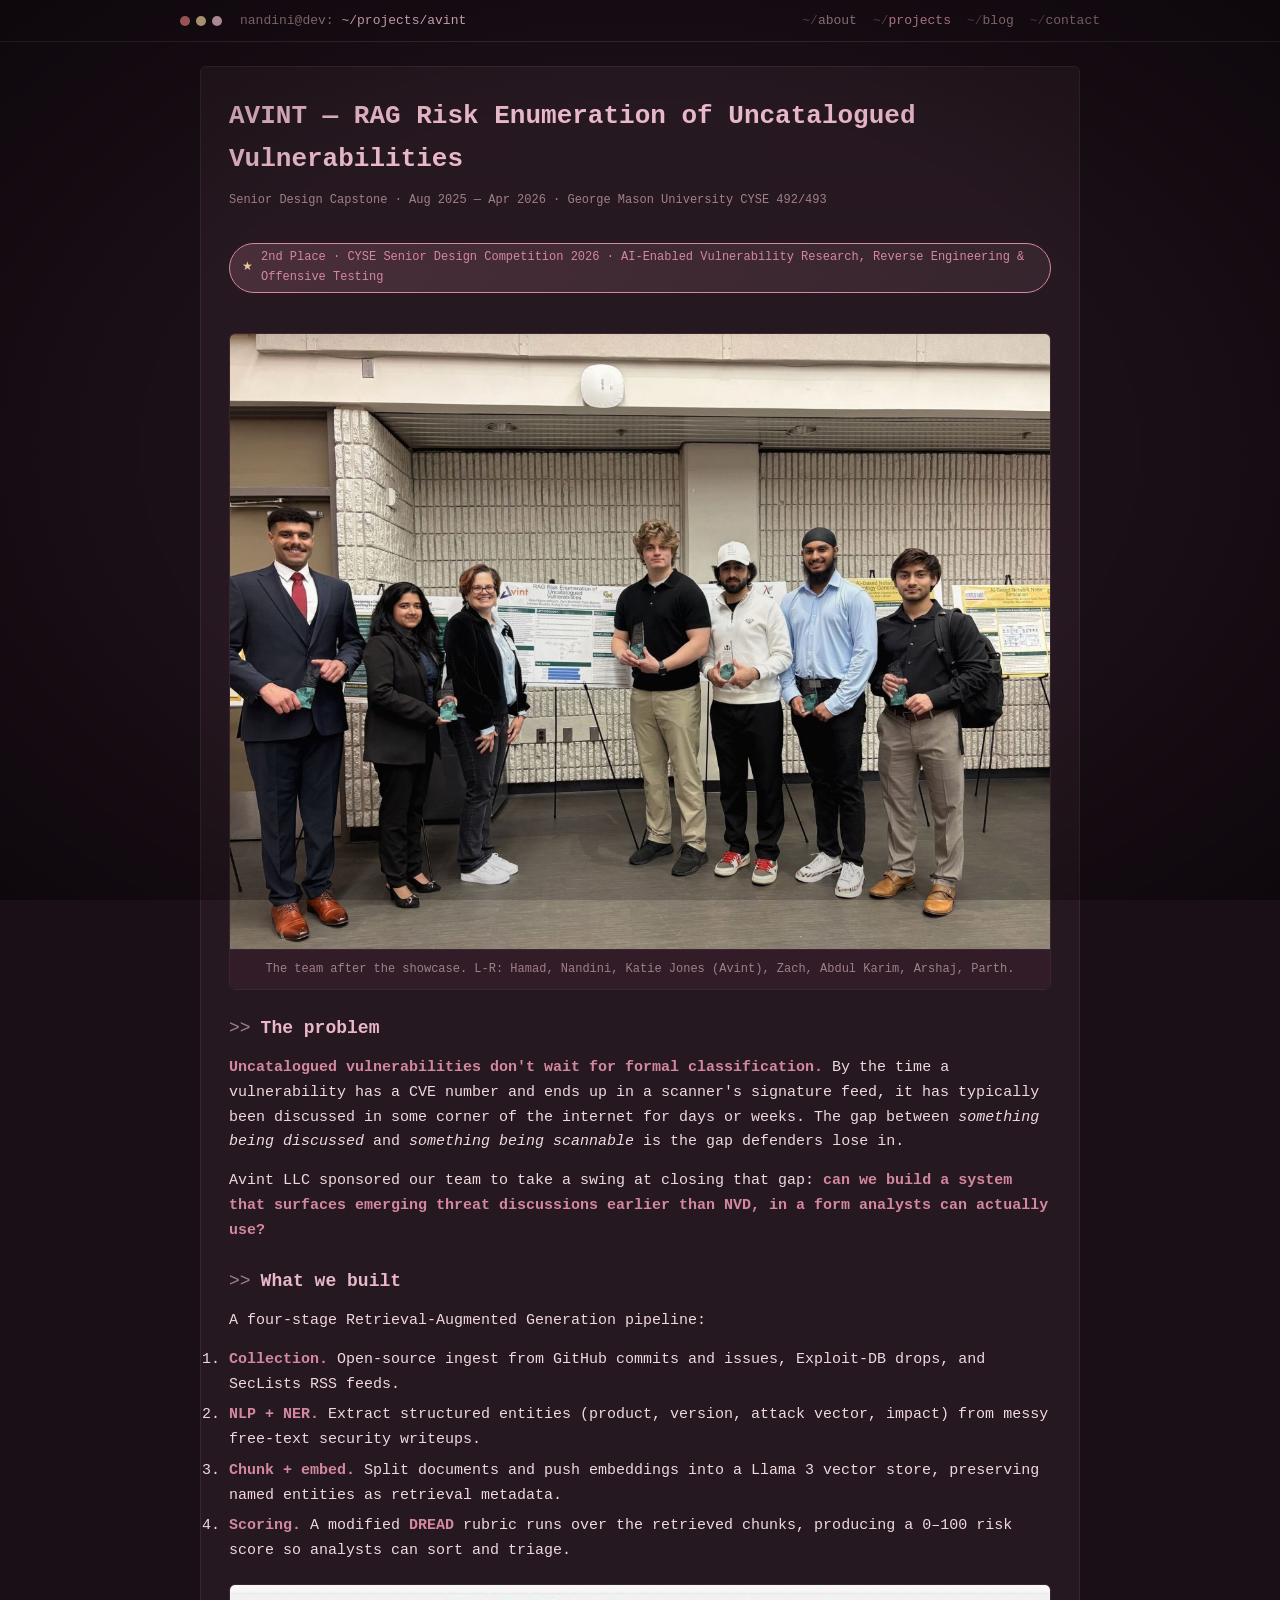
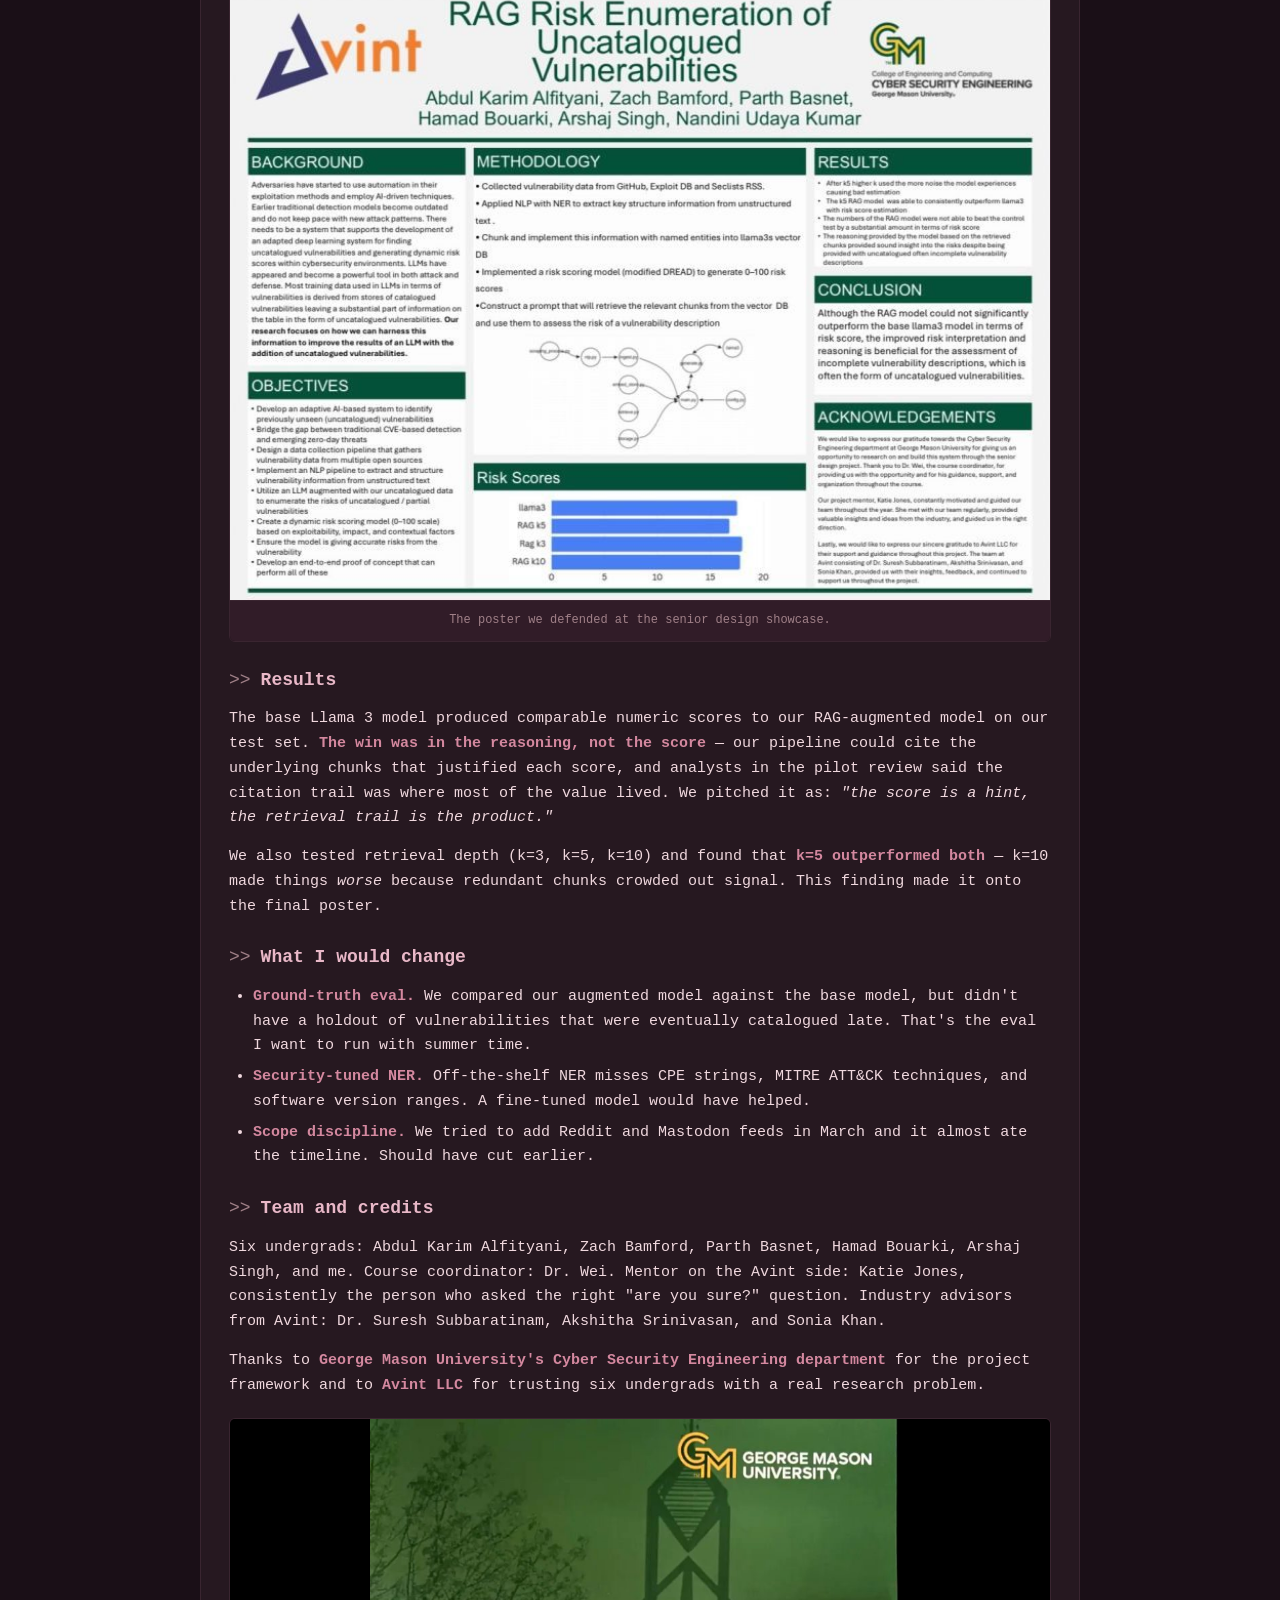
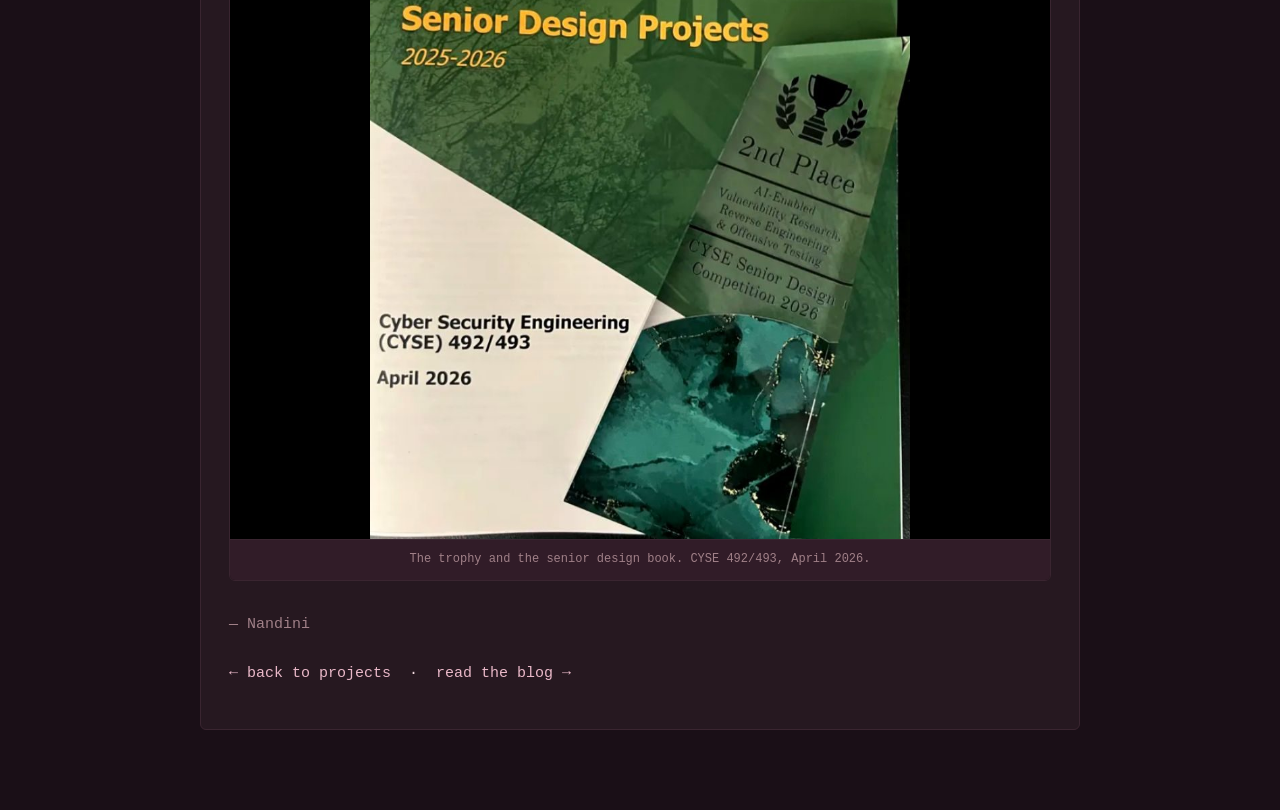
<file: projects/avint.html>
<!doctype html>
<html lang="en">
<head>
<meta charset="utf-8" />
<meta name="viewport" content="width=device-width, initial-scale=1" />
<title>AVINT &mdash; RAG Risk Enumeration of Uncatalogued Vulnerabilities</title>
<meta name="description" content="Senior design capstone with Avint LLC. 2nd Place, CYSE Senior Design Competition 2026 - AI-Enabled Vulnerability Research, Reverse Engineering & Offensive Testing track." />
<link rel="stylesheet" href="../style.css" />
<link rel="icon" href="data:image/svg+xml;utf8,<svg xmlns='http://www.w3.org/2000/svg' viewBox='0 0 64 64'><rect width='64' height='64' fill='%231a0f17'/><text x='6' y='44' font-family='monospace' font-size='30' fill='%23e9b8c8'>%26gt;_</text></svg>" />
</head>
<body>

<header class="topbar">
  <div class="topbar-inner">
    <div class="dots"><span class="dot r"></span><span class="dot y"></span><span class="dot g"></span></div>
    <div class="path">nandini@dev: <span>~/projects/avint</span></div>
    <nav class="nav">
      <a href="../index.html#about">about</a>
      <a href="../index.html#projects" class="active">projects</a>
      <a href="../blog.html">blog</a>
      <a href="../index.html#contact">contact</a>
    </nav>
  </div>
</header>

<main class="wrap">
  <article class="post-body">

    <h1>AVINT &mdash; RAG Risk Enumeration of Uncatalogued Vulnerabilities</h1>
    <div class="post-meta">Senior Design Capstone &middot; Aug 2025 &mdash; Apr 2026 &middot; George Mason University CYSE 492/493</div>

    <a class="award" style="margin-bottom:20px" href="https://www.linkedin.com/feed/update/urn:li:activity:7458667062006243329/" target="_blank" rel="noopener">2nd Place &middot; CYSE Senior Design Competition 2026 &middot; AI-Enabled Vulnerability Research, Reverse Engineering &amp; Offensive Testing</a>

    <figure>
      <img src="../assets/avint-team.jpg" alt="The AVINT senior design team holding their 2nd Place trophies in front of the project poster: Hamad Bouarki, Nandini Udayakumar, Katie Jones (Avint mentor), Zach Bamford, Abdul Karim Alfityani, Arshaj Singh, and Parth Basnet." />
      <figcaption>The team after the showcase. L-R: Hamad, Nandini, Katie Jones (Avint), Zach, Abdul Karim, Arshaj, Parth.</figcaption>
    </figure>

    <h2>The problem</h2>
    <p>
      <strong>Uncatalogued vulnerabilities don't wait for formal classification.</strong> By the
      time a vulnerability has a CVE number and ends up in a scanner's signature feed, it has
      typically been discussed in some corner of the internet for days or weeks. The gap
      between <em>something being discussed</em> and <em>something being scannable</em> is the
      gap defenders lose in.
    </p>
    <p>
      Avint LLC sponsored our team to take a swing at closing that gap: <strong>can we build a
      system that surfaces emerging threat discussions earlier than NVD, in a form analysts can
      actually use?</strong>
    </p>

    <h2>What we built</h2>
    <p>A four-stage Retrieval-Augmented Generation pipeline:</p>
    <ol>
      <li><strong>Collection.</strong> Open-source ingest from GitHub commits and issues, Exploit-DB drops, and SecLists RSS feeds.</li>
      <li><strong>NLP + NER.</strong> Extract structured entities (product, version, attack vector, impact) from messy free-text security writeups.</li>
      <li><strong>Chunk + embed.</strong> Split documents and push embeddings into a Llama 3 vector store, preserving named entities as retrieval metadata.</li>
      <li><strong>Scoring.</strong> A modified <strong>DREAD</strong> rubric runs over the retrieved chunks, producing a 0&ndash;100 risk score so analysts can sort and triage.</li>
    </ol>

    <figure>
      <img src="../assets/avint-poster.jpg" alt="Project poster: RAG Risk Enumeration of Uncatalogued Vulnerabilities, by Abdul Karim Alfityani, Zach Bamford, Parth Basnet, Hamad Bouarki, Arshaj Singh, Nandini Udaya Kumar. Avint LLC and GMU CYSE." />
      <figcaption>The poster we defended at the senior design showcase.</figcaption>
    </figure>

    <h2>Results</h2>
    <p>
      The base Llama 3 model produced comparable numeric scores to our RAG-augmented model on
      our test set. <strong>The win was in the reasoning, not the score</strong> &mdash; our
      pipeline could cite the underlying chunks that justified each score, and analysts in the
      pilot review said the citation trail was where most of the value lived. We pitched it as:
      <em>"the score is a hint, the retrieval trail is the product."</em>
    </p>
    <p>
      We also tested retrieval depth (k=3, k=5, k=10) and found that <strong>k=5 outperformed
      both</strong> &mdash; k=10 made things <em>worse</em> because redundant chunks crowded out
      signal. This finding made it onto the final poster.
    </p>

    <h2>What I would change</h2>
    <ul>
      <li><strong>Ground-truth eval.</strong> We compared our augmented model against the base model, but didn't have a holdout of vulnerabilities that were eventually catalogued late. That's the eval I want to run with summer time.</li>
      <li><strong>Security-tuned NER.</strong> Off-the-shelf NER misses CPE strings, MITRE ATT&amp;CK techniques, and software version ranges. A fine-tuned model would have helped.</li>
      <li><strong>Scope discipline.</strong> We tried to add Reddit and Mastodon feeds in March and it almost ate the timeline. Should have cut earlier.</li>
    </ul>

    <h2>Team and credits</h2>
    <p>
      Six undergrads: Abdul Karim Alfityani, Zach Bamford, Parth Basnet, Hamad Bouarki, Arshaj
      Singh, and me. Course coordinator: Dr. Wei. Mentor on the Avint side: Katie Jones,
      consistently the person who asked the right "are you sure?" question. Industry advisors
      from Avint: Dr. Suresh Subbaratinam, Akshitha Srinivasan, and Sonia Khan.
    </p>
    <p>
      Thanks to <strong>George Mason University's Cyber Security Engineering department</strong>
      for the project framework and to <strong>Avint LLC</strong> for trusting six undergrads
      with a real research problem.
    </p>

    <figure class="contain">
      <img src="../assets/avint-trophy.jpg" alt="2nd Place trophy resting on the GMU Senior Design Projects 2025-2026 booklet, CYSE 492/493, April 2026" />
      <figcaption>The trophy and the senior design book. CYSE 492/493, April 2026.</figcaption>
    </figure>

    <p class="dim" style="margin-top:32px">&mdash; Nandini</p>
    <p style="margin-top:24px">
      <a href="../index.html#projects">&larr; back to projects</a>
      &nbsp;&middot;&nbsp;
      <a href="../blog.html">read the blog &rarr;</a>
    </p>
  </article>
</main>
</body>
</html>
</file>
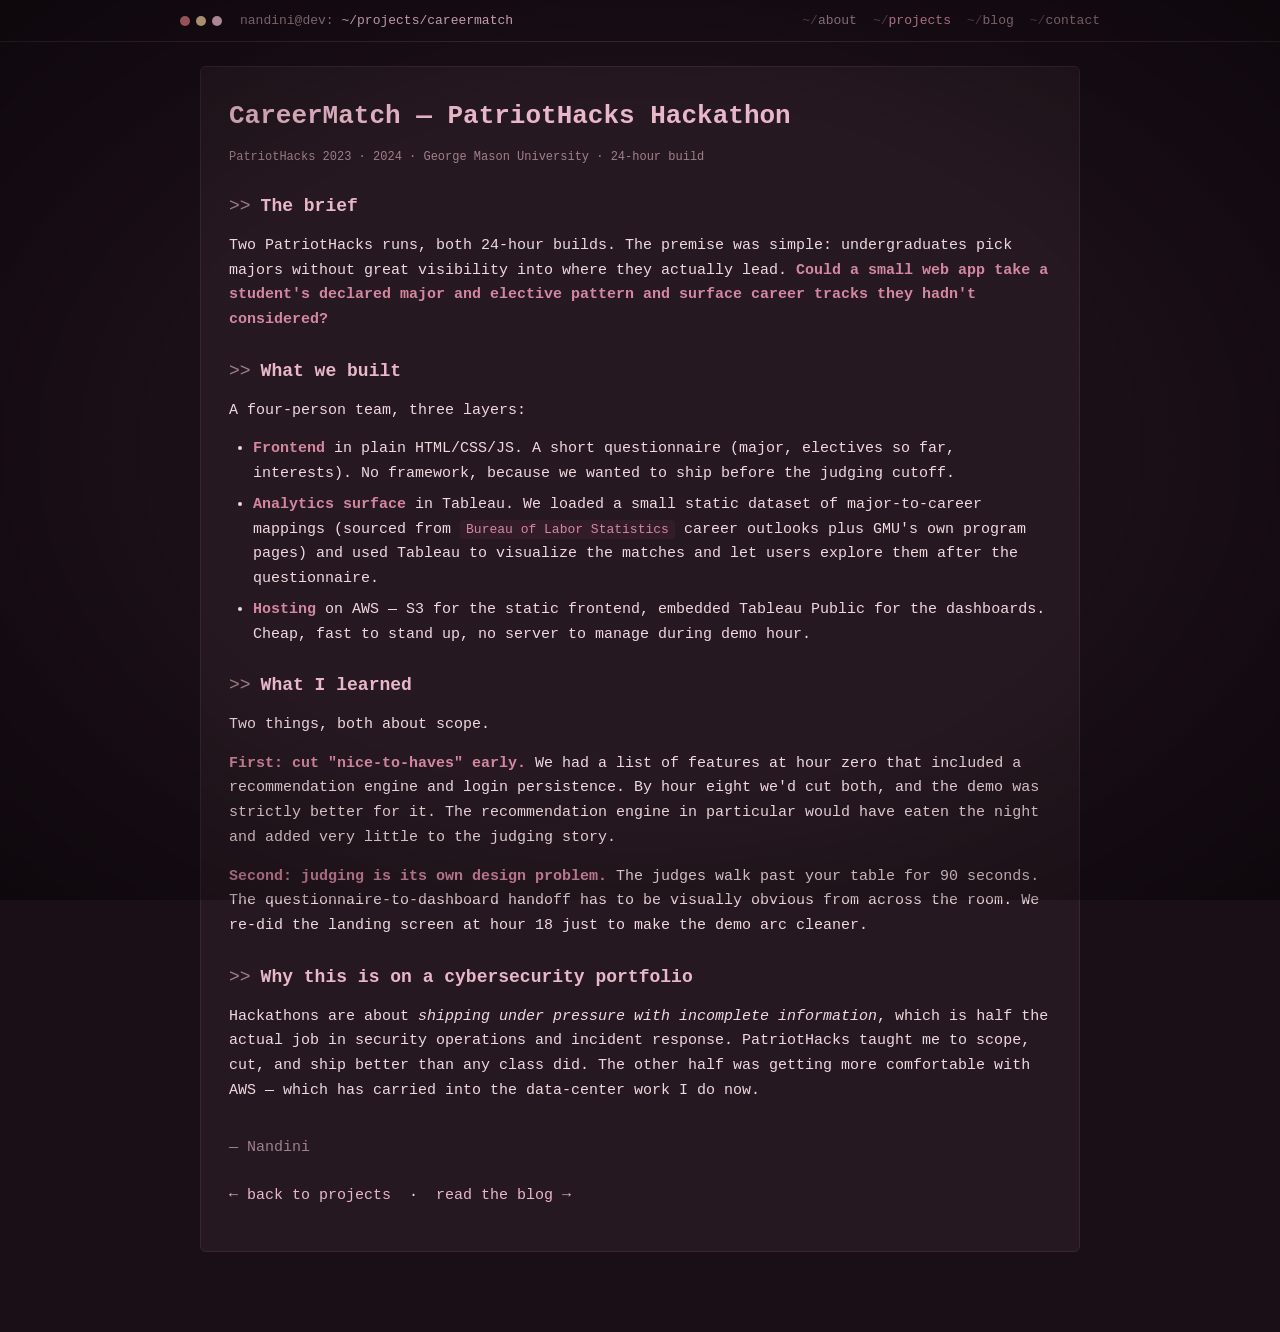
<file: projects/careermatch.html>
<!doctype html>
<html lang="en">
<head>
<meta charset="utf-8" />
<meta name="viewport" content="width=device-width, initial-scale=1" />
<title>CareerMatch &mdash; PatriotHacks Hackathon</title>
<meta name="description" content="A 24-hour hackathon build at PatriotHacks: matching student majors and elective patterns to career tracks. HTML/CSS/JS frontend, Tableau analytics, AWS hosting." />
<link rel="stylesheet" href="../style.css" />
<link rel="icon" href="data:image/svg+xml;utf8,<svg xmlns='http://www.w3.org/2000/svg' viewBox='0 0 64 64'><rect width='64' height='64' fill='%231a0f17'/><text x='6' y='44' font-family='monospace' font-size='30' fill='%23e9b8c8'>%26gt;_</text></svg>" />
</head>
<body>

<header class="topbar">
  <div class="topbar-inner">
    <div class="dots"><span class="dot r"></span><span class="dot y"></span><span class="dot g"></span></div>
    <div class="path">nandini@dev: <span>~/projects/careermatch</span></div>
    <nav class="nav">
      <a href="../index.html#about">about</a>
      <a href="../index.html#projects" class="active">projects</a>
      <a href="../blog.html">blog</a>
      <a href="../index.html#contact">contact</a>
    </nav>
  </div>
</header>

<main class="wrap">
  <article class="post-body">

    <h1>CareerMatch &mdash; PatriotHacks Hackathon</h1>
    <div class="post-meta">PatriotHacks 2023 &middot; 2024 &middot; George Mason University &middot; 24-hour build</div>

    <h2>The brief</h2>
    <p>
      Two PatriotHacks runs, both 24-hour builds. The premise was simple: undergraduates pick
      majors without great visibility into where they actually lead. <strong>Could a small web
      app take a student's declared major and elective pattern and surface career tracks they
      hadn't considered?</strong>
    </p>

    <h2>What we built</h2>
    <p>
      A four-person team, three layers:
    </p>
    <ul>
      <li><strong>Frontend</strong> in plain HTML/CSS/JS. A short questionnaire (major, electives so far, interests). No framework, because we wanted to ship before the judging cutoff.</li>
      <li><strong>Analytics surface</strong> in Tableau. We loaded a small static dataset of major-to-career mappings (sourced from <code>Bureau of Labor Statistics</code> career outlooks plus GMU's own program pages) and used Tableau to visualize the matches and let users explore them after the questionnaire.</li>
      <li><strong>Hosting</strong> on AWS &mdash; S3 for the static frontend, embedded Tableau Public for the dashboards. Cheap, fast to stand up, no server to manage during demo hour.</li>
    </ul>

    <h2>What I learned</h2>
    <p>
      Two things, both about scope.
    </p>
    <p>
      <strong>First: cut "nice-to-haves" early.</strong> We had a list of features at hour zero
      that included a recommendation engine and login persistence. By hour eight we'd cut both,
      and the demo was strictly better for it. The recommendation engine in particular would
      have eaten the night and added very little to the judging story.
    </p>
    <p>
      <strong>Second: judging is its own design problem.</strong> The judges walk past your
      table for 90 seconds. The questionnaire-to-dashboard handoff has to be visually obvious
      from across the room. We re-did the landing screen at hour 18 just to make the demo
      arc cleaner.
    </p>

    <h2>Why this is on a cybersecurity portfolio</h2>
    <p>
      Hackathons are about <em>shipping under pressure with incomplete information</em>, which
      is half the actual job in security operations and incident response. PatriotHacks taught
      me to scope, cut, and ship better than any class did. The other half was getting more
      comfortable with AWS &mdash; which has carried into the data-center work I do now.
    </p>

    <p class="dim" style="margin-top:32px">&mdash; Nandini</p>
    <p style="margin-top:24px">
      <a href="../index.html#projects">&larr; back to projects</a>
      &nbsp;&middot;&nbsp;
      <a href="../blog.html">read the blog &rarr;</a>
    </p>
  </article>
</main>
</body>
</html>
</file>
<file: style.css>
/* nandini.dev */

:root {
  --bg: #1a0f17;
  --panel: #261820;
  --panel-2: #311c28;
  --ink: #f0d8de;
  --ink-dim: #a08088;
  --cyan: #e9b8c8;      /* primary rose */
  --purple: #d4889f;     /* warm pink accent */
  --magenta: #e85d8a;    /* hot pink highlight */
  --yellow: #e9c89a;     /* warm cream */
  --red: #d4747a;        /* dusty red */
  --border: #3a2530;
  --border-bright: #5a3a48;
  --shadow: 0 0 28px rgba(212, 136, 159, 0.12);
  --mono: "JetBrains Mono", "Fira Code", "SF Mono", "Menlo", "Consolas", monospace;
}

* { box-sizing: border-box; margin: 0; padding: 0; }

html { scroll-behavior: smooth; }

body {
  font-family: var(--mono);
  background: var(--bg);
  color: var(--ink);
  line-height: 1.65;
  font-size: 15px;
  min-height: 100vh;
  overflow-x: hidden;
  position: relative;
}

/* scanlines + vignette */
body::before {
  content: "";
  position: fixed;
  inset: 0;
  pointer-events: none;
  background:
    repeating-linear-gradient(
      to bottom,
      rgba(212, 136, 159, 0.030) 0px,
      rgba(212, 136, 159, 0.030) 1px,
      transparent 1px,
      transparent 3px
    );
  z-index: 1000;
  mix-blend-mode: overlay;
}

body::after {
  content: "";
  position: fixed;
  inset: 0;
  pointer-events: none;
  background: radial-gradient(ellipse at center, transparent 55%, rgba(0,0,0,0.45) 100%);
  z-index: 999;
}

a {
  color: var(--cyan);
  text-decoration: none;
  border-bottom: 1px dashed transparent;
  transition: border-color 0.15s, color 0.15s;
}
a:hover { border-bottom-color: var(--cyan); color: var(--purple); }

::selection { background: var(--purple); color: var(--bg); }

strong, b { color: var(--purple); font-weight: 700; }
.post-body strong, .post-body b { color: var(--purple); }

/* layout */

.wrap {
  max-width: 920px;
  margin: 0 auto;
  padding: 24px 20px 80px;
  position: relative;
  z-index: 1;
}

/* top nav */

.topbar {
  position: sticky;
  top: 0;
  z-index: 50;
  background: rgba(26, 15, 23, 0.92);
  backdrop-filter: blur(8px);
  border-bottom: 1px solid var(--border);
  padding: 10px 20px;
}

.topbar-inner {
  max-width: 920px;
  margin: 0 auto;
  display: flex;
  align-items: center;
  gap: 18px;
  font-size: 13px;
}

.topbar .dots { display: flex; gap: 6px; }
.topbar .dot {
  width: 10px; height: 10px; border-radius: 50%;
  background: #5a3a48;
}
.topbar .dot.r { background: var(--red); }
.topbar .dot.y { background: var(--yellow); }
.topbar .dot.g { background: var(--cyan); }

.topbar .path { color: var(--ink-dim); flex: 1; }
.topbar .path span { color: var(--cyan); }

.nav { display: flex; gap: 16px; }
.nav a {
  color: var(--ink-dim);
  font-size: 13px;
  border: none;
}
.nav a:hover, .nav a.active { color: var(--purple); }
.nav a::before { content: "~/"; color: var(--ink-dim); opacity: 0.5; }

@media (max-width: 640px) {
  .topbar .path { display: none; }
  .nav { font-size: 12px; gap: 10px; flex-wrap: wrap; }
}

/* hero */

.hero {
  margin: 36px 0 48px;
  padding: 26px;
  background: var(--panel);
  border: 1px solid var(--border-bright);
  border-radius: 8px;
  box-shadow: var(--shadow);
  position: relative;
}

.hero .prompt { color: var(--cyan); margin-bottom: 8px; font-size: 13px; }
.hero .prompt::before { content: "nandini@dev:~$ "; color: var(--ink-dim); }

.hero h1 {
  font-size: clamp(28px, 5vw, 44px);
  font-weight: 700;
  color: var(--cyan);
  letter-spacing: -0.5px;
  line-height: 1.1;
  margin: 4px 0 8px;
}
.hero .role {
  color: var(--purple);
  font-size: clamp(14px, 2.5vw, 18px);
  margin-bottom: 18px;
}
.hero .role .sep { color: var(--ink-dim); margin: 0 8px; }

.hero .typed-line {
  color: var(--ink);
  margin-top: 18px;
  min-height: 1.6em;
  font-size: 14px;
  white-space: pre-wrap;
}
.hero .typed-line .cursor {
  display: inline-block;
  width: 8px;
  height: 1em;
  background: var(--cyan);
  vertical-align: text-bottom;
  margin-left: 2px;
  animation: blink 1s steps(2) infinite;
}
@keyframes blink { 50% { opacity: 0; } }

.hero .actions {
  margin-top: 22px;
  display: flex;
  gap: 12px;
  flex-wrap: wrap;
}

.btn {
  display: inline-block;
  padding: 8px 16px;
  border: 1px solid var(--cyan);
  color: var(--cyan);
  background: transparent;
  font-family: var(--mono);
  font-size: 13px;
  cursor: pointer;
  border-radius: 4px;
  transition: all 0.15s;
}
.btn:hover { background: var(--cyan); color: var(--bg); border-bottom-color: var(--cyan); }
.btn.alt { border-color: var(--purple); color: var(--purple); }
.btn.alt:hover { background: var(--purple); color: var(--bg); }
.btn.dim { border-color: var(--ink-dim); color: var(--ink-dim); }
.btn.dim:hover { background: var(--ink-dim); color: var(--bg); }

/* sections */

section { margin-bottom: 56px; scroll-margin-top: 80px; }

h2 {
  color: var(--cyan);
  font-size: 18px;
  margin-bottom: 18px;
  display: flex;
  align-items: center;
  gap: 10px;
}
h2::before {
  content: ">>";
  color: var(--ink-dim);
  font-weight: 400;
}
h2 .meta {
  color: var(--ink-dim);
  font-size: 12px;
  margin-left: auto;
  font-weight: 400;
}

h3 {
  color: var(--purple);
  font-size: 15px;
  margin-bottom: 6px;
}

p { margin-bottom: 12px; color: var(--ink); }
p.dim { color: var(--ink-dim); font-size: 13px; }

ul.bullets {
  list-style: none;
  margin-left: 0;
}
ul.bullets li {
  padding-left: 20px;
  position: relative;
  margin-bottom: 6px;
  font-size: 14px;
  color: var(--ink);
}
ul.bullets li::before {
  content: "→";
  position: absolute;
  left: 0;
  color: var(--cyan);
}

/* cards */

.grid {
  display: grid;
  grid-template-columns: repeat(auto-fit, minmax(280px, 1fr));
  gap: 16px;
  align-items: start;
}

.card {
  background: var(--panel);
  border: 1px solid var(--border);
  border-radius: 6px;
  padding: 18px;
  transition: border-color 0.2s, transform 0.2s;
  position: relative;
  overflow: hidden;
}
.card:hover {
  border-color: var(--purple);
  transform: translateY(-2px);
}

.card .tag-row {
  display: flex;
  gap: 6px;
  flex-wrap: wrap;
  margin-bottom: 10px;
}
.tag {
  font-size: 10px;
  padding: 2px 8px;
  border: 1px solid var(--border-bright);
  border-radius: 999px;
  color: var(--ink-dim);
  text-transform: uppercase;
  letter-spacing: 0.5px;
}
.tag.cyan { color: var(--cyan); border-color: var(--cyan); }
.tag.purple { color: var(--purple); border-color: var(--purple); }
.tag.magenta { color: var(--magenta); border-color: var(--magenta); }
.tag.yellow { color: var(--yellow); border-color: var(--yellow); }

.card h3 a { color: var(--purple); border: none; }
.card h3 a:hover { color: var(--cyan); }

.card .desc {
  color: var(--ink);
  font-size: 13px;
  margin: 8px 0 12px;
}

.card .meta {
  font-size: 11px;
  color: var(--ink-dim);
  display: flex;
  justify-content: space-between;
  margin-top: 12px;
  padding-top: 10px;
  border-top: 1px dashed var(--border);
}

/* award banner */
.award {
  display: inline-flex;
  align-items: center;
  gap: 8px;
  background: linear-gradient(90deg, rgba(212,136,159,0.20), rgba(233,184,200,0.08));
  border: 1px solid var(--purple);
  padding: 4px 12px;
  border-radius: 999px;
  font-size: 12px;
  color: var(--purple);
  margin: 8px 0 4px;
  text-decoration: none;
  border-bottom: 1px solid var(--purple);
}
.award::before { content: "★"; color: var(--yellow); }
a.award:hover {
  background: linear-gradient(90deg, rgba(212,136,159,0.32), rgba(233,184,200,0.16));
  color: var(--purple);
  border-color: var(--purple);
}

/* skill matrix */

.skill-grid {
  display: grid;
  grid-template-columns: repeat(auto-fit, minmax(220px, 1fr));
  gap: 14px;
}
.skill-block {
  background: var(--panel);
  border: 1px solid var(--border);
  border-radius: 5px;
  padding: 14px;
}
.skill-block h4 {
  color: var(--purple);
  font-size: 12px;
  text-transform: uppercase;
  letter-spacing: 1px;
  margin-bottom: 10px;
}
.skill-block .pills {
  display: flex;
  gap: 6px;
  flex-wrap: wrap;
}
.skill-block .pill {
  font-size: 11px;
  padding: 3px 9px;
  background: var(--panel-2);
  border: 1px solid var(--border-bright);
  border-radius: 4px;
  color: var(--ink);
}

/* certs */

.cert-row {
  display: flex;
  flex-direction: column;
  gap: 6px;
}
.cert {
  display: flex;
  gap: 12px;
  padding: 10px 14px;
  background: var(--panel);
  border-left: 2px solid var(--cyan);
  border-radius: 0 4px 4px 0;
  align-items: center;
  font-size: 13px;
}
.cert.dim { border-left-color: var(--ink-dim); color: var(--ink-dim); }
.cert .stat {
  font-size: 10px;
  letter-spacing: 1px;
  text-transform: uppercase;
  margin-left: auto;
  color: var(--cyan);
}
.cert.dim .stat { color: var(--yellow); }

/* now / status */

.now-block {
  background: linear-gradient(180deg, var(--panel), var(--panel-2));
  border: 1px solid var(--border-bright);
  border-radius: 6px;
  padding: 18px;
}
.now-block .now-line {
  display: flex;
  gap: 12px;
  margin-bottom: 8px;
  font-size: 13px;
}
.now-block .now-line .key {
  color: var(--purple);
  min-width: 105px;
}
.now-block .now-line .val { color: var(--ink); }
.now-block .now-line .pulse {
  display: inline-block;
  width: 8px; height: 8px;
  border-radius: 50%;
  background: var(--cyan);
  margin-right: 6px;
  animation: pulse 1.6s infinite;
  vertical-align: middle;
}
@keyframes pulse {
  0%, 100% { box-shadow: 0 0 0 0 rgba(233, 184, 200, 0.7); }
  50% { box-shadow: 0 0 0 6px rgba(233, 184, 200, 0); }
}

/* contact + footer */

.contact {
  background: var(--panel);
  border: 1px solid var(--border-bright);
  padding: 22px;
  border-radius: 6px;
  text-align: center;
}
.contact h2 { justify-content: center; }
.contact .row {
  display: flex;
  gap: 18px;
  justify-content: center;
  flex-wrap: wrap;
  margin-top: 14px;
}

footer {
  margin-top: 60px;
  padding-top: 20px;
  border-top: 1px dashed var(--border);
  color: var(--ink-dim);
  font-size: 12px;
  text-align: center;
  line-height: 1.8;
}
footer .last-updated { color: var(--cyan); }

/* blog */

.post-list .card { display: block; }

.post-body {
  background: var(--panel);
  padding: 28px;
  border: 1px solid var(--border);
  border-radius: 6px;
}
.post-body h1 { color: var(--cyan); font-size: 26px; margin-bottom: 10px; }
.post-body .post-meta { color: var(--ink-dim); font-size: 12px; margin-bottom: 24px; }
.post-body p { margin-bottom: 14px; font-size: 15px; }
.post-body code {
  background: var(--panel-2);
  padding: 2px 6px;
  border-radius: 3px;
  font-size: 13px;
  color: var(--purple);
}
.post-body pre {
  background: var(--panel-2);
  padding: 14px;
  border-radius: 4px;
  border: 1px solid var(--border);
  overflow-x: auto;
  margin: 14px 0;
}
.post-body h2 { font-size: 18px; margin: 24px 0 12px; }
.post-body ul { margin: 12px 0 12px 24px; }
.post-body li { margin-bottom: 6px; }
.post-body blockquote {
  border-left: 3px solid var(--purple);
  padding-left: 14px;
  margin: 16px 0;
  color: var(--ink-dim);
  font-style: italic;
}

/* figures: photos with captions */
.post-body figure {
  margin: 20px 0;
  border: 1px solid var(--border);
  border-radius: 6px;
  overflow: hidden;
  background: var(--bg);
}
.post-body figure img {
  display: block;
  width: 100%;
  height: auto;
  max-height: 720px;
  object-fit: contain;
  object-position: center;
  background: var(--bg);
}
.post-body figure.contain img { object-fit: contain; background: #000; }
.post-body figure figcaption {
  padding: 10px 14px;
  font-size: 12px;
  color: var(--ink-dim);
  border-top: 1px solid var(--border);
  background: var(--panel-2);
  text-align: center;
}
.post-body figure.split {
  display: grid;
  grid-template-columns: 1fr 1fr;
  gap: 0;
  border: none;
  background: transparent;
}
.post-body figure.split > figure {
  margin: 0;
}
@media (max-width: 640px) {
  .post-body figure.split { grid-template-columns: 1fr; }
}

/* 404 */
.terminal-page {
  max-width: 720px;
  margin: 60px auto;
  padding: 28px;
  background: var(--panel);
  border: 1px solid var(--cyan);
  border-radius: 6px;
  box-shadow: 0 0 32px rgba(233, 184, 200, 0.18);
}
.terminal-page h1 { color: var(--cyan); font-size: 22px; margin-bottom: 16px; }
.terminal-page p { font-size: 14px; margin-bottom: 12px; }
.terminal-page .ascii {
  white-space: pre;
  color: var(--purple);
  font-size: 11px;
  line-height: 1.2;
  margin: 16px 0;
  overflow-x: auto;
}

/* utility */
.row { display: flex; gap: 14px; flex-wrap: wrap; }
.spacer { height: 24px; }
</file>
